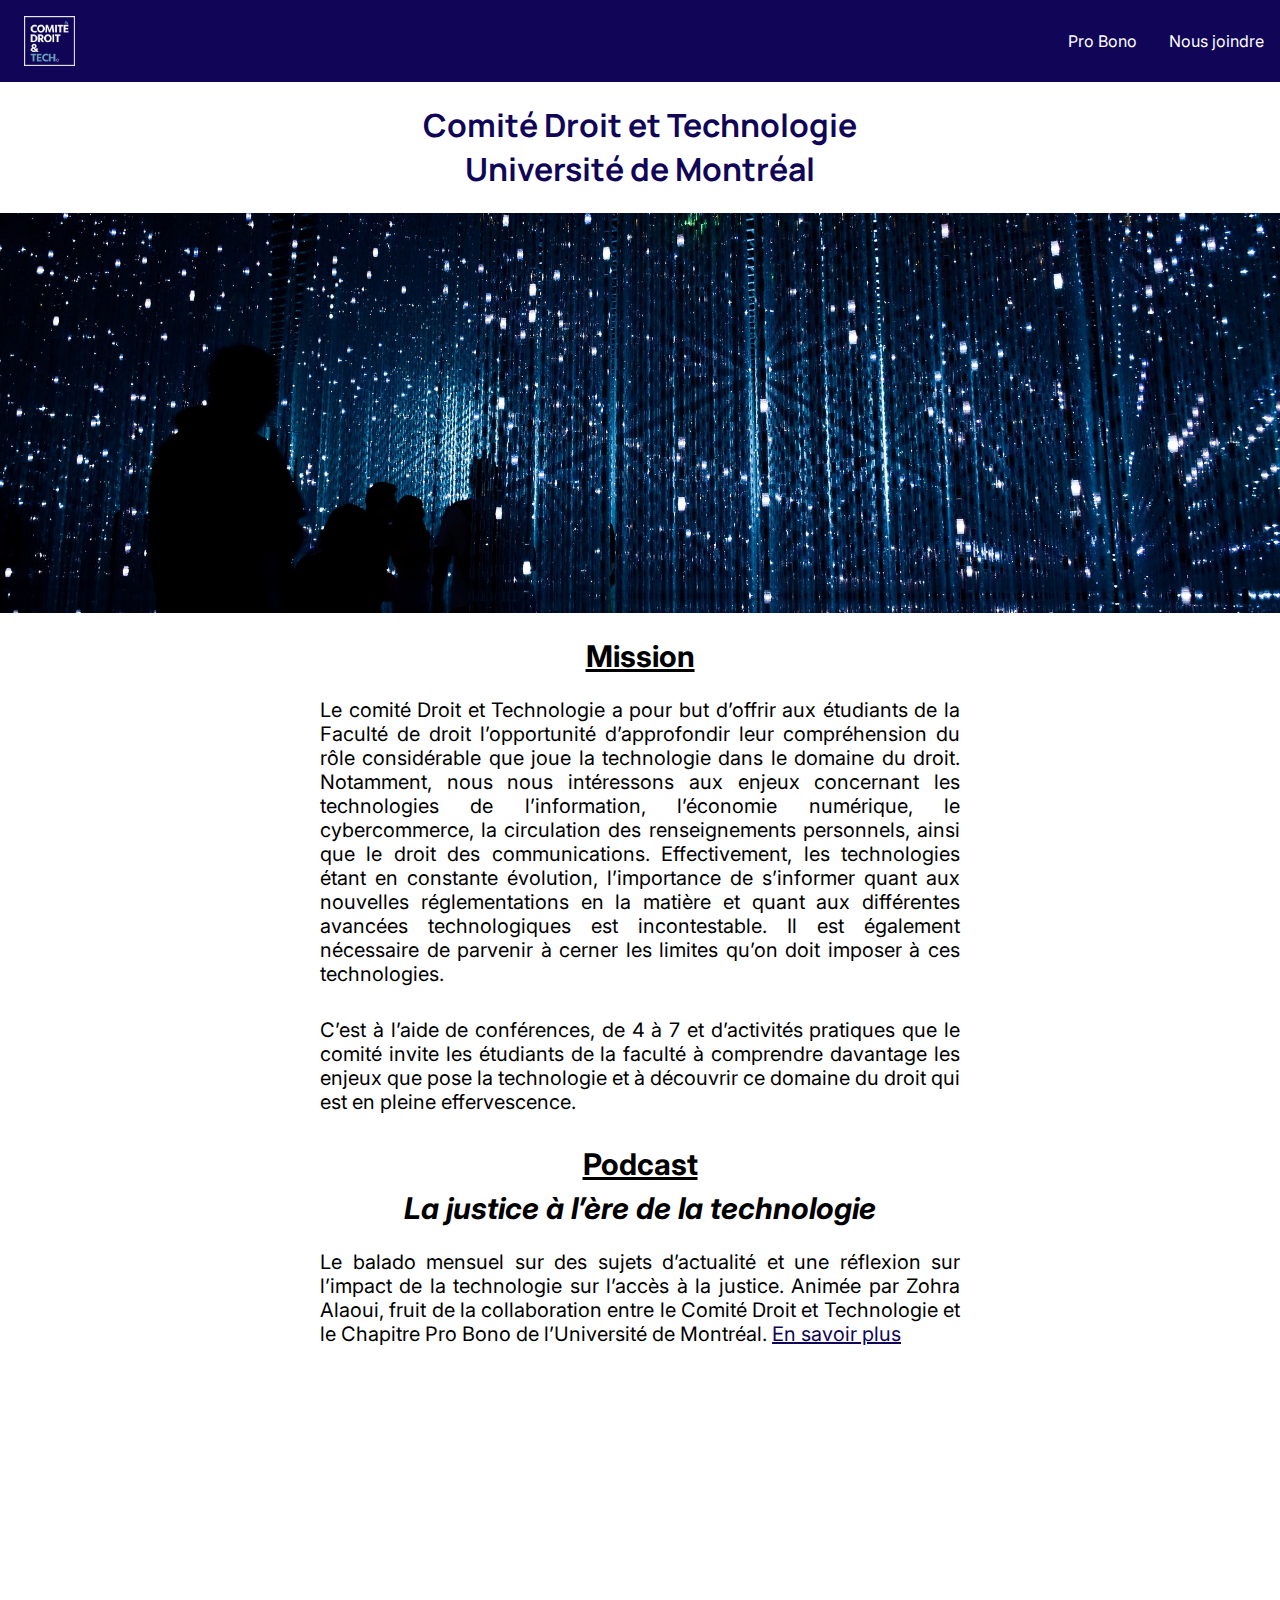
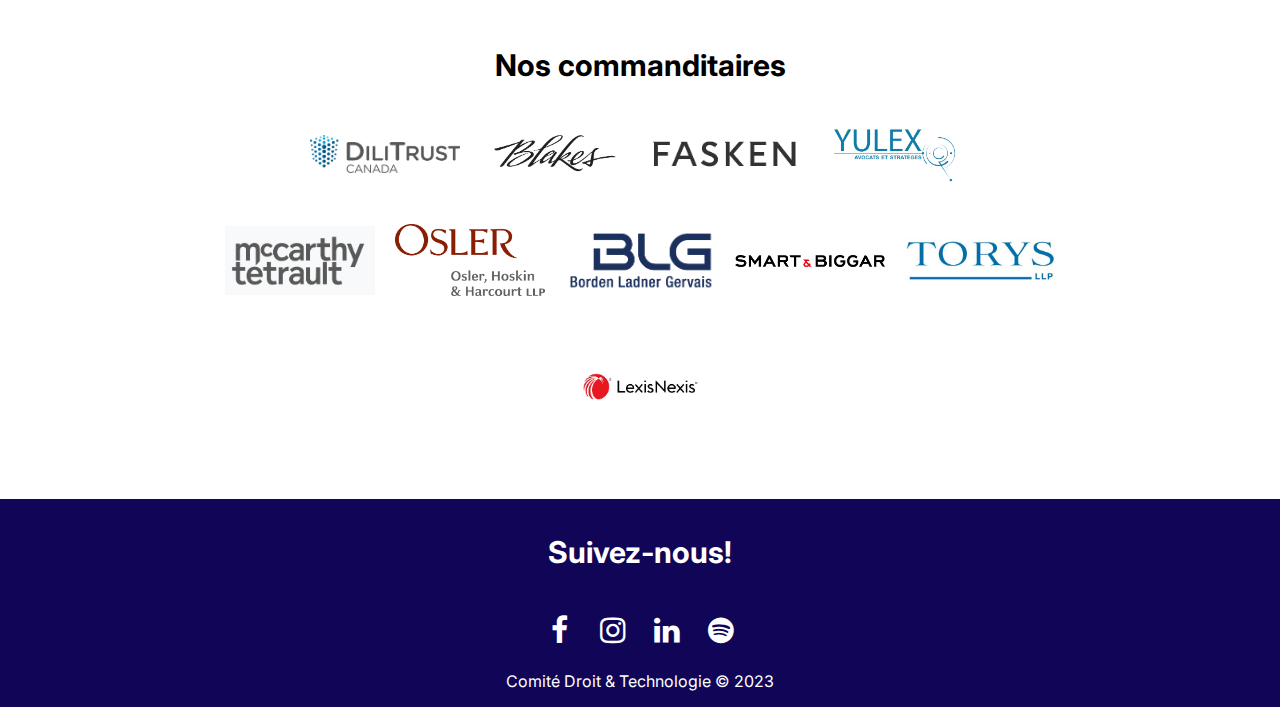
<file: index.html>
<!DOCTYPE html>
<html lang="en">
  <head>
    <meta charset="UTF-8" />
    <meta http-equiv="X-UA-Compatible" content="IE=edge" />
    <meta name="viewport" content="width=device-width, initial-scale=1.0" />
    <title>Droit &amp; Tech : Mission</title>

    <!-- Favicon -->
    <link
      rel="apple-touch-icon"
      sizes="180x180"
      href="./assets/favicon_io/apple-touch-icon.png"
    />
    <link
      rel="icon"
      type="image/png"
      sizes="32x32"
      href="./assets/favicon_io/favicon-32x32.png"
    />
    <link
      rel="icon"
      type="image/png"
      sizes="16x16"
      href="./assets/favicon_io/favicon-16x16.png"
    />

    <!-- Fonts -->
    <link rel="preconnect" href="https://fonts.googleapis.com" />
    <link rel="preconnect" href="https://fonts.gstatic.com" crossorigin />
    <link
      href="https://fonts.googleapis.com/css2?family=Manrope:wght@800&display=swap"
      rel="stylesheet"
    />
    <link
      href="https://fonts.googleapis.com/css2?family=Inter&display=swap"
      rel="stylesheet"
    />

    <!-- Stylesheets -->
    <link rel="stylesheet" href="./assets/style.css" />
    <link
      rel="stylesheet"
      href="https://cdnjs.cloudflare.com/ajax/libs/font-awesome/4.7.0/css/font-awesome.min.css"
    />
  </head>

  <body>
    <script src="script.js" defer></script>

    <nav class="navbar">
      <div class="brandname">
        <a class="logo" href="#"
          ><img src="./assets/images/border.jpg" alt="logo" />
        </a>
      </div>
      <a href="#" class="toggle">
        <span class="bar"></span>
        <span class="bar"></span>
        <span class="bar"></span>
      </a>
      <div class="links">
        <ul>
          <!--<li><a href="execs.html">Éxecutifs</a></li>-->
          <!--<li><a href="events.html">Événements</a></li>-->
          <li><a href="podcast.html">Pro Bono</a></li>
          <li><a href="mailto:comite.droit.tech@gmail.com">Nous joindre</a></li>
        </ul>
      </div>
    </nav>

    <div class="title">
      <h1>
        Comité Droit et Technologie <br />
        Université de Montréal
      </h1>
    </div>
    <div class="pic"></div>
    <div class="about" id="mission">
      <h2>Mission</h2>
      <p>
        Le comité Droit et Technologie a pour but d’offrir aux étudiants de la
        Faculté de droit l’opportunité d’approfondir leur compréhension du rôle
        considérable que joue la technologie dans le domaine du droit.
        Notamment, nous nous intéressons aux enjeux concernant les technologies
        de l’information, l’économie numérique, le cybercommerce, la circulation
        des renseignements personnels, ainsi que le droit des communications.
        Effectivement, les technologies étant en constante évolution,
        l’importance de s’informer quant aux nouvelles réglementations en la
        matière et quant aux différentes avancées technologiques est
        incontestable. Il est également nécessaire de parvenir à cerner les
        limites qu’on doit imposer à ces technologies.
      </p>
      <p>
        C’est à l’aide de conférences, de 4 à 7 et d’activités pratiques que le
        comité invite les étudiants de la faculté à comprendre davantage les
        enjeux que pose la technologie et à découvrir ce domaine du droit qui
        est en pleine effervescence.
      </p>
    </div>

    <div class="podcast" id="pmain">
      <h2 class="pmain">Podcast</h2>
      <h2 class="italic">La justice à l’ère de la technologie</h2>
      <p>
        Le balado mensuel sur des sujets d’actualité et une réflexion sur
        l’impact de la technologie sur l’accès à la justice. Animée par Zohra
        Alaoui, fruit de la collaboration entre le Comité Droit et Technologie
        et le Chapitre Pro Bono de l’Université de Montréal.
        <a class="plus" href="podcast.html">En savoir plus</a>
      </p>
    </div>

    <div class="spotify">
      <iframe
        style="border-radius: 12px"
        src="https://open.spotify.com/embed/episode/6T9RdwvQVz8DnTYKyZsezv?utm_source=generator"
        width="100%"
        height="152"
        frameborder="0"
        allowfullscreen=""
        allow="autoplay; clipboard-write; encrypted-media; fullscreen; picture-in-picture"
      ></iframe>
    </div>

    <div class="container">
        <h2 style="text-align:center">Nos commanditaires</h2>
        <div class="sponsors">
            <div class="row">
                <div class="sponsor">
                    <a href="https://www.dilitrust.com/fr_CA/">
                        <img src="./assets/images/dilitrust1.png" alt="Sponsor 1">
                    </a>
                </div>
                <div class="sponsor">
                    <a href="https://www.blakes.com/?lang=fr-ca">
                        <img src="./assets/images/blakes.jpg" alt="Sponsor 2">
                    </a>
                </div>
                <div class="sponsor">
                    <a href="https://www.fasken.com/fr">
                        <img src="./assets/images/fasken.png" alt="Sponsor 3">
                    </a>
                </div>
                <div class="sponsor">
                    <a href="https://yulex.ca">
                        <img src="./assets/images/yulex.jpg" alt="Sponsor 4">
                    </a>
                </div>
            </div>
            <div class="row">
                <div class="sponsor">
                    <a href="https://www.mccarthy.ca/fr">
                        <img src="./assets/images/mccarthy.png" alt="Sponsor 5">
                    </a>
                </div>
                <div class="sponsor">
                    <a href="https://www.osler.com/fr/accueil">
                        <img src="./assets/images/osler.png" alt="Sponsor 6">
                    </a>
                </div>
                <div class="sponsor">
                    <a href="https://www.blg.com/fr/">
                        <img src="./assets/images/blg.png" alt="Sponsor 7">
                    </a>
                </div>
                <div class="sponsor">
                    <a href="https://www.smartbiggar.ca/fr/accueil">
                        <img src="./assets/images/smart.png" alt="Sponsor 8">
                    </a>
                </div>
                <div class="sponsor">
                    <a href="https://www.torys.com/en?sc_lang=fr-CA">
                        <img src="./assets/images/torys.jpg" alt="Sponsor 8">
                    </a>
                </div>
            </div>
            <div class="row">
                <div class="sponsor">
                    <a href="https://www.lexisnexis.ca/fr-ca/home.page">
                        <img src="./assets/images/lexis.jpg" alt="Sponsor 10">
                    </a>
                </div>
            </div>
        </div>
    </div>

    <!-- Footer  -->
    <footer>
      <h2 class="follow">Suivez-nous!</h2>
      <link
        rel="stylesheet"
        href="https://cdnjs.cloudflare.com/ajax/libs/font-awesome/4.7.0/css/font-awesome.min.css"
      />
      <a
        href="https://www.facebook.com/droittechno/"
        class="fa fa-facebook"
      ></a>
      <a
        href="https://www.instagram.com/droit.techno.udem/"
        class="fa fa-instagram"
      ></a>
      <a
        href="https://www.linkedin.com/company/comite-droit-technologie/"
        class="fa fa-linkedin"
      ></a>
      <a
        href="https://open.spotify.com/show/157LDlisiQb7MdoLC1qW12?si=ad6e5fc165614a33"
        class="fa fa-spotify"
      ></a>
      <p class="copy">Comité Droit &amp; Technologie &copy; 2023</p>
    </footer>
  </body>
</html>
</file>
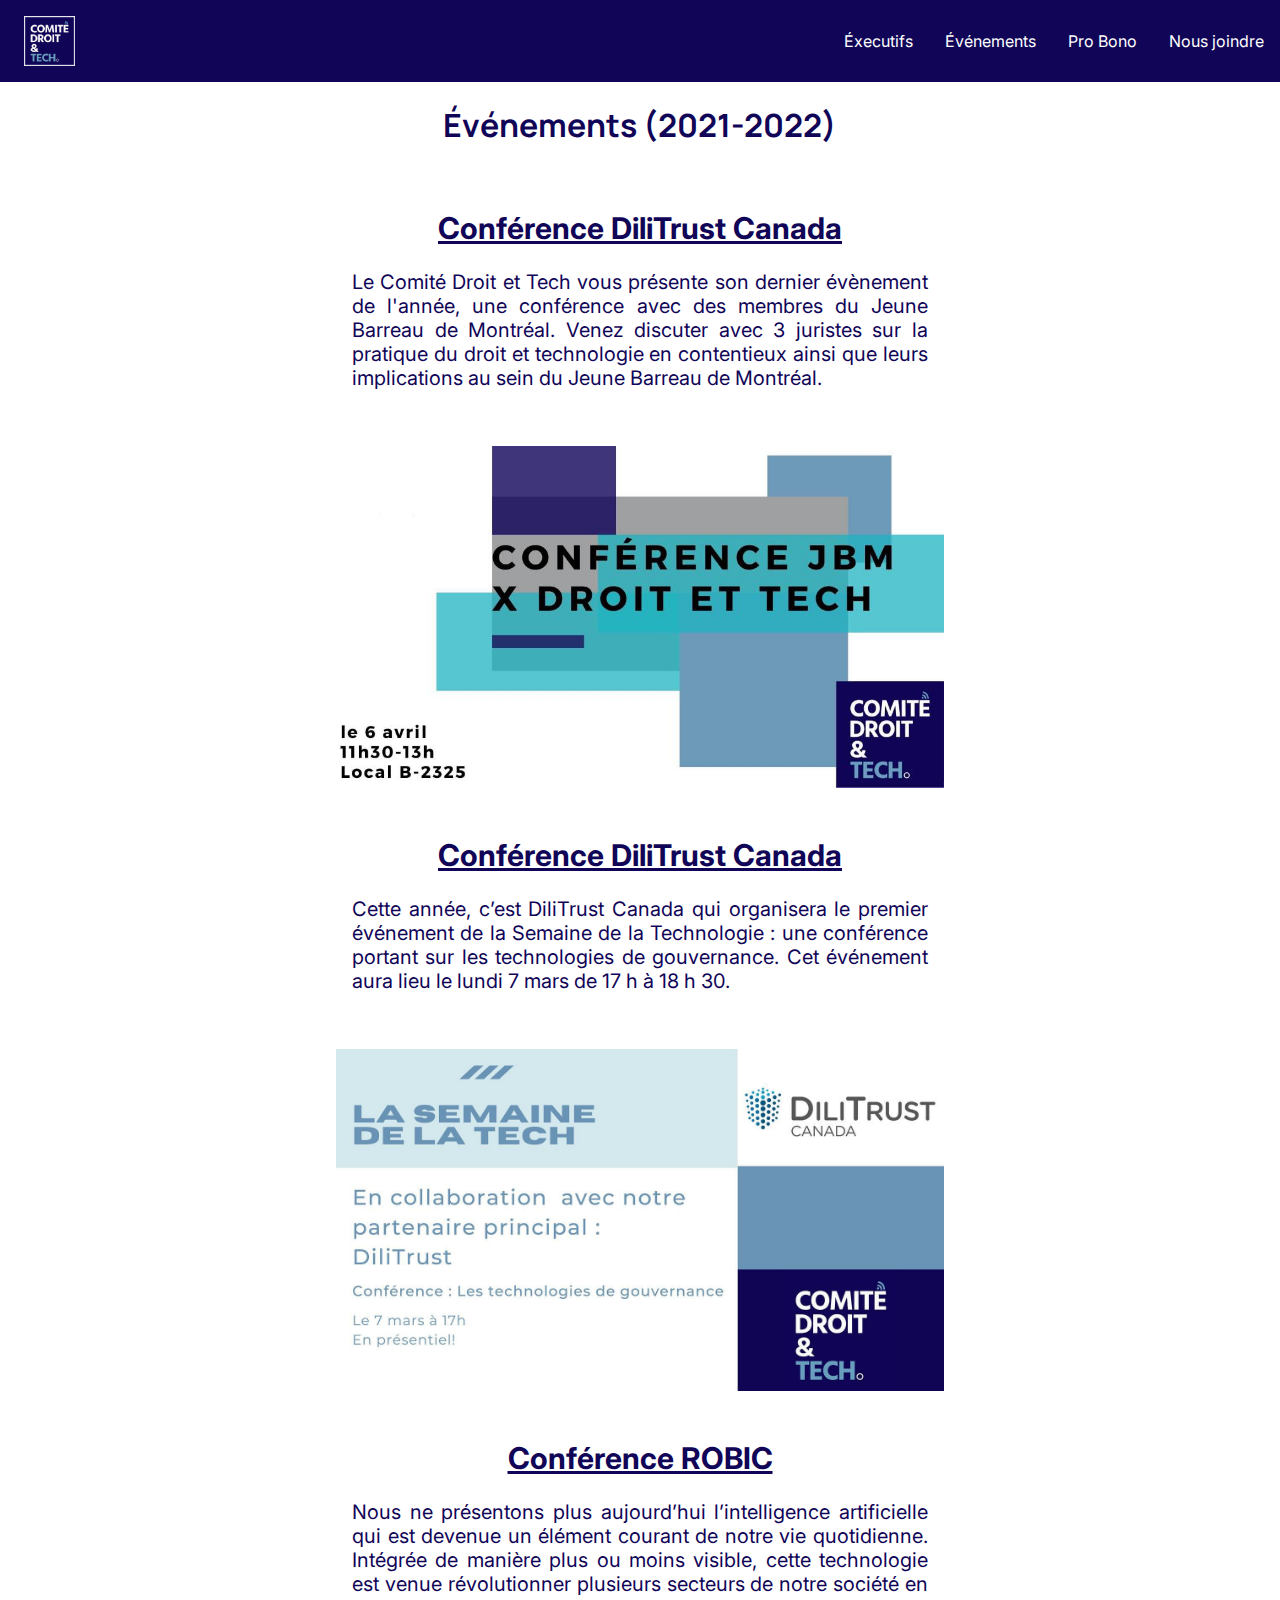
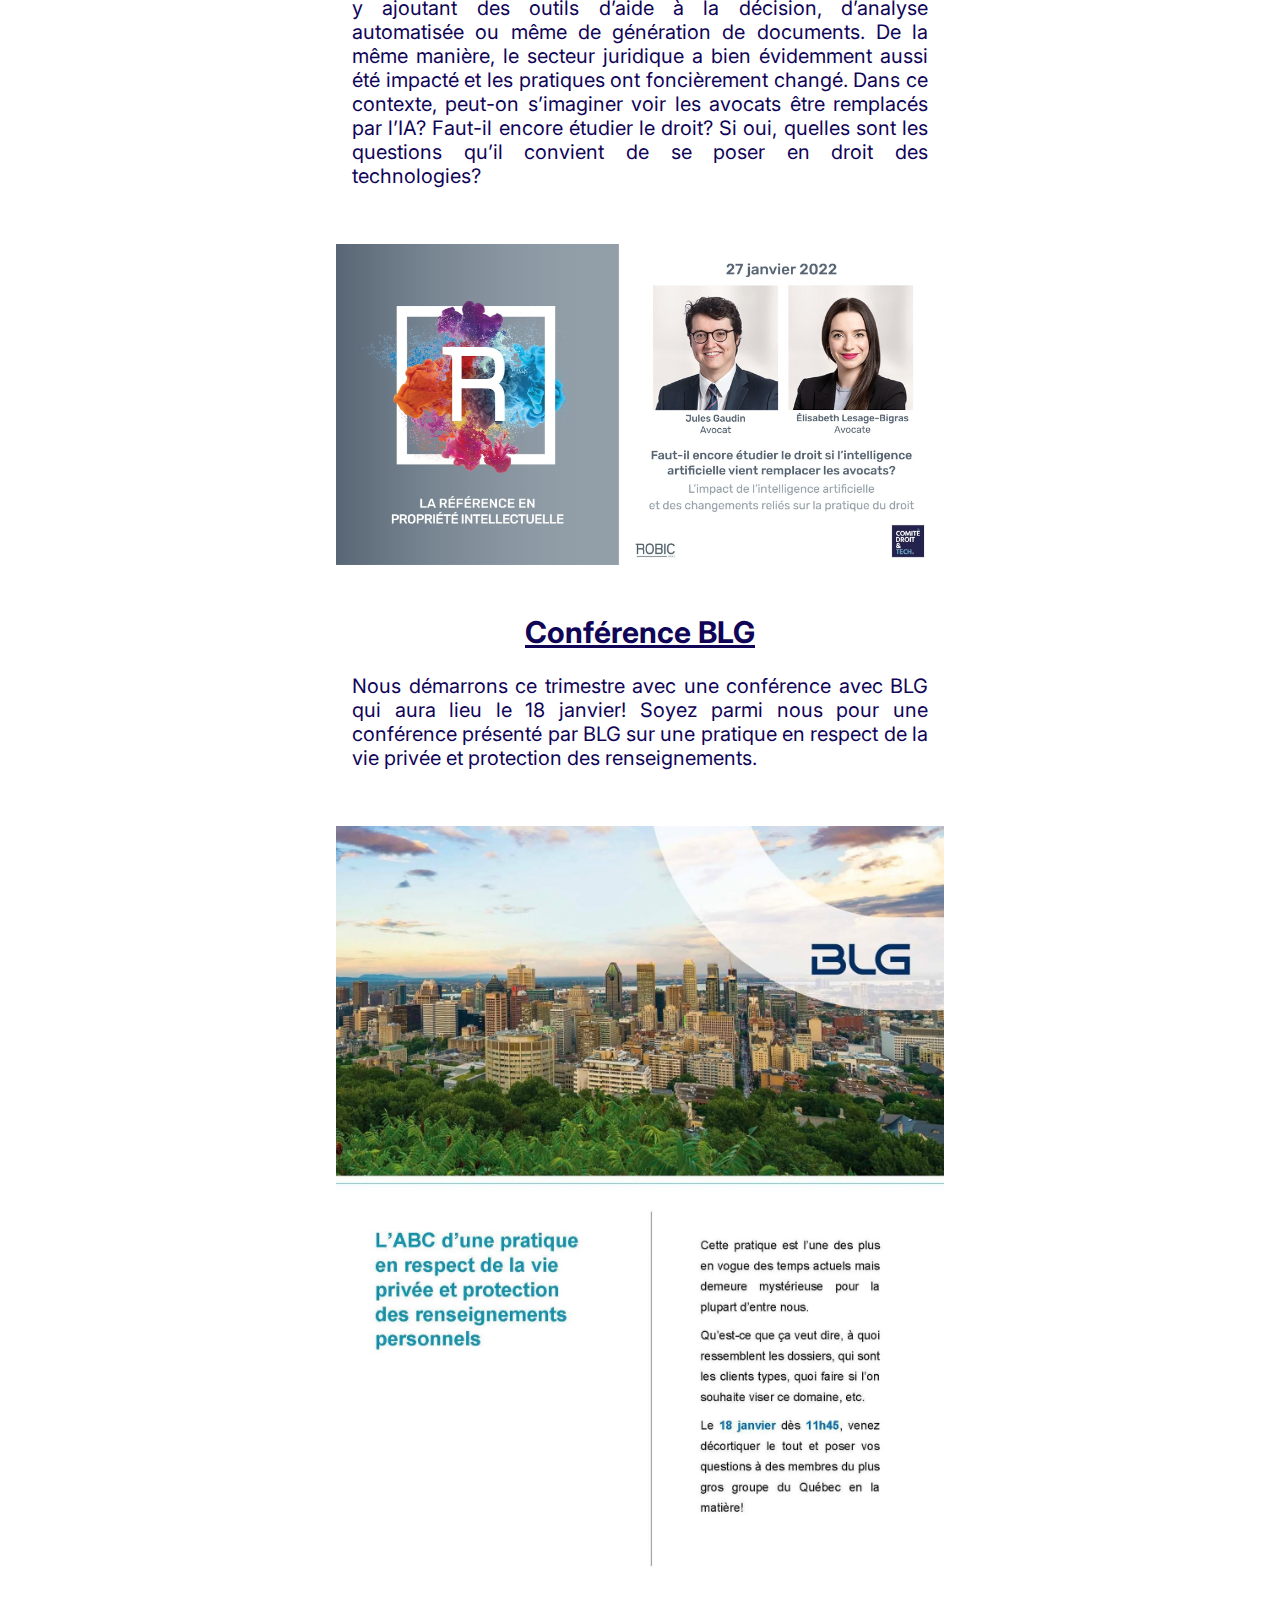
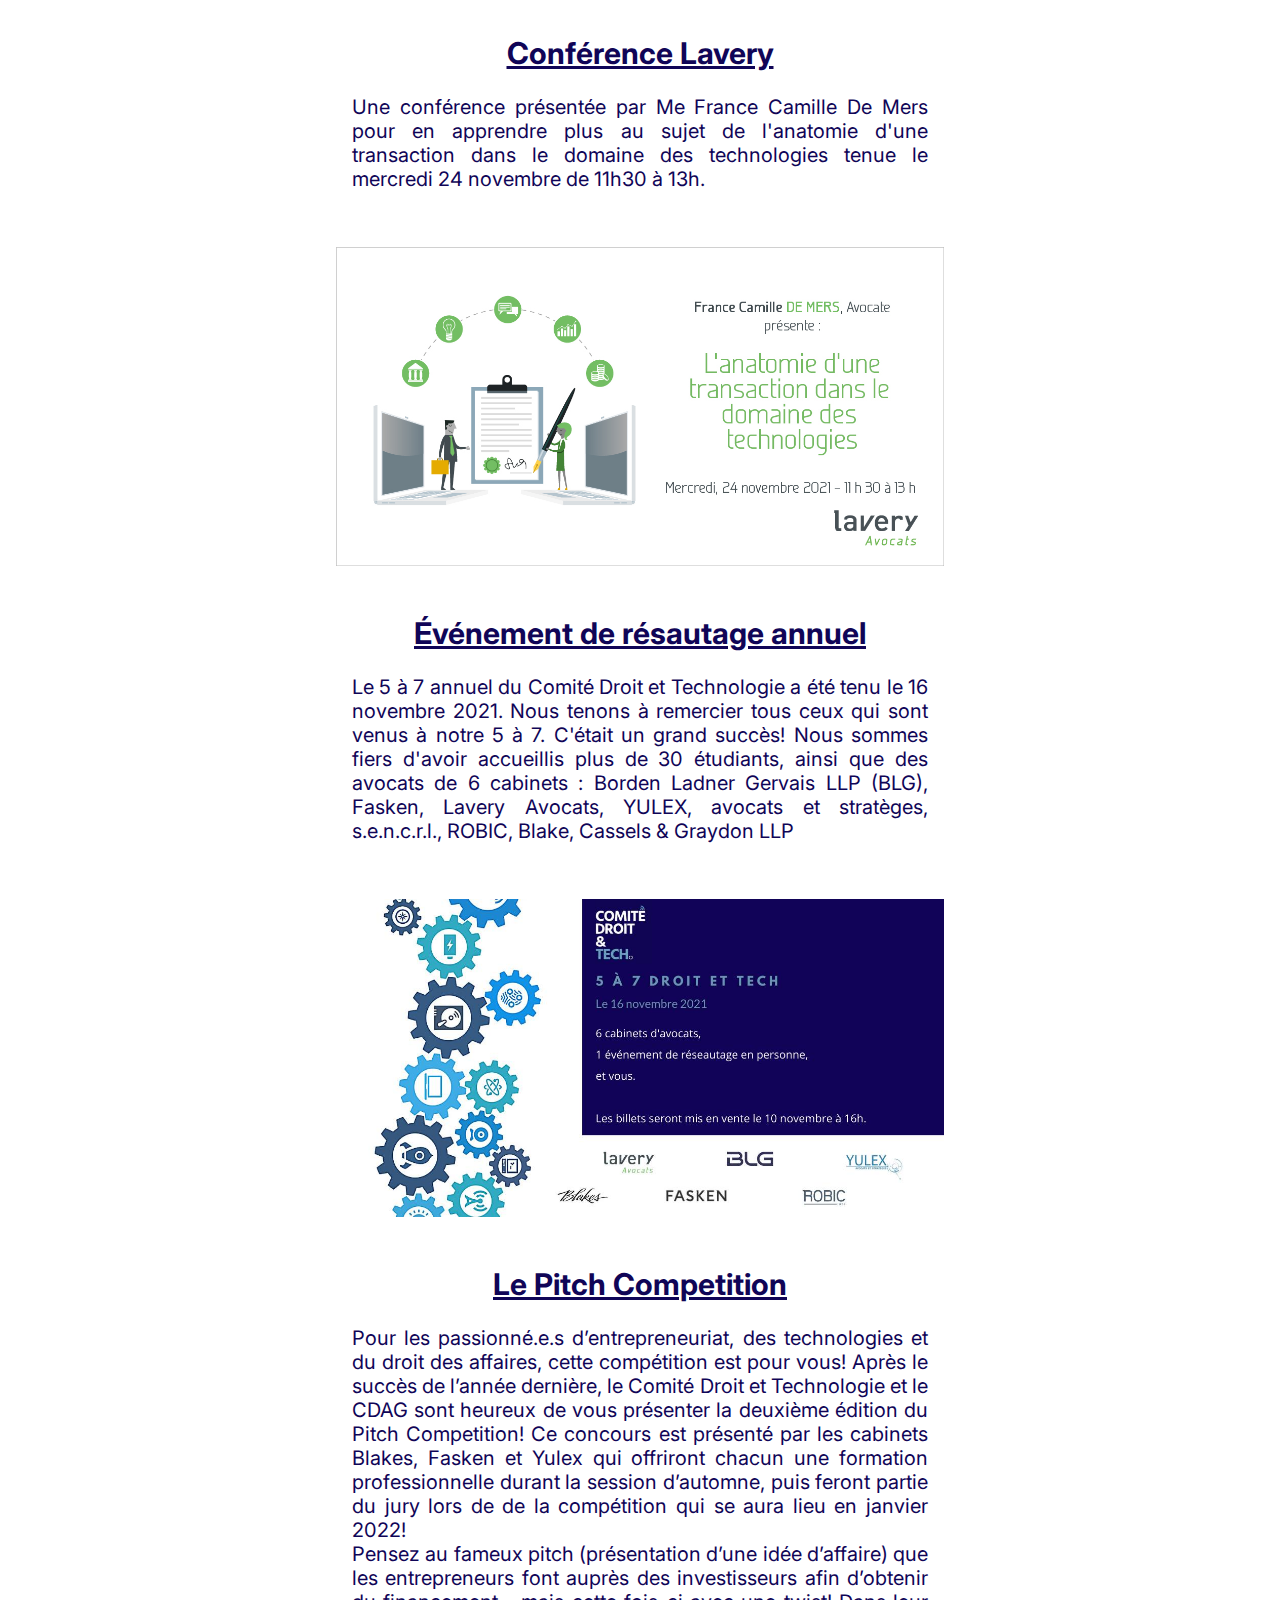
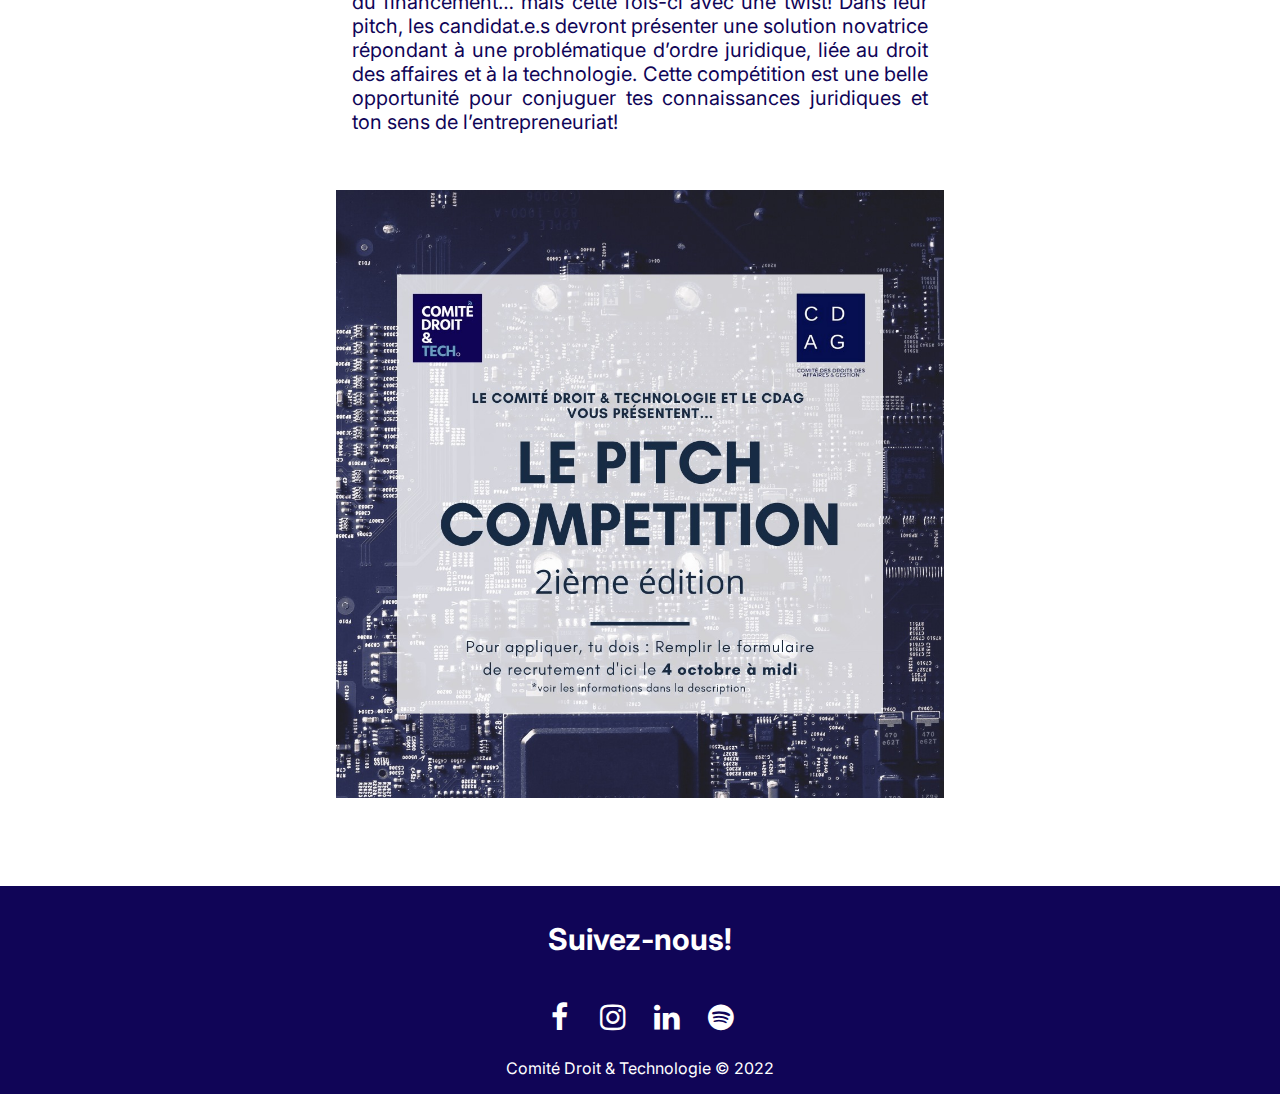
<file: events.html>
<!DOCTYPE html>
<html lang="en">
  <head>
    <link rel="preconnect" href="https://fonts.googleapis.com">
    <link rel="preconnect" href="https://fonts.gstatic.com" crossorigin>
    <link href="https://fonts.googleapis.com/css2?family=Manrope:wght@800&display=swap" rel="stylesheet">  
    <meta charset="UTF-8" />
    <meta http-equiv="X-UA-Compatible" content="IE=edge" />
    <meta name="viewport" content="width=device-width, initial-scale=1.0" />
    <title>Droit &amp; Tech : Événements </title> 
    <link rel="shortcut icon" type="image/x-icon" href="./assets/favicon_io/favicon.ico" />
    <link rel="preconnect" href="https://fonts.googleapis.com">
    <link rel="preconnect" href="https://fonts.gstatic.com" crossorigin>
    <link href="https://fonts.googleapis.com/css2?family=Inter&display=swap" rel="stylesheet">
    <link rel="stylesheet" href="./assets/style.css">
  </head>
  
  <body>
    <script src="script.js" defer></script>
    <nav class="navbar">
      <!-- navigation bar -->
      <div class="brandname">
        <a href="index.html"><img src="./assets/images/border.jpg" alt="logo"> </a>
      </div>
      <a href="#" class="toggle">
        <span class="bar"></span>
        <span class="bar"></span>
        <span class="bar"></span>
      </a>
      <div class="links">
        <ul>
          <li><a href="execs.html">Éxecutifs</a></li>
          <li><a href="events.html">Événements</a></li>
          <li><a href="podcast.html">Pro Bono</a></li>
          <li><a href="mailto:droit.tech.udem@gmail.com">Nous joindre</a></li>
        </div>
      </ul>
    </div>
    </nav>

    <div class="title">
      <h1 >Événements (2021-2022)</h1> </div>
      <div class="lists">
        <!-- Jeune Barreau -->
        <div class="about title"><h2>Conférence DiliTrust Canada</h2>
          <p>
            Le Comité Droit et Tech vous présente son dernier évènement de l'année, une conférence avec des membres du Jeune Barreau de Montréal.
            Venez discuter avec 3 juristes sur la pratique du droit et technologie en contentieux ainsi que leurs implications au sein du Jeune Barreau de Montréal.
          </p>  
        </div>
          <img class = "pic3" src="./assets/images/events/jeune barreau.jpeg" alt="jeune barreau">
          <!-- Dilitrust -->
        <div class="about title"><h2>Conférence DiliTrust Canada</h2>
          <p>
            Cette année, c’est DiliTrust Canada qui organisera le premier événement de la Semaine de la Technologie : une conférence portant sur les technologies de gouvernance. Cet événement aura lieu le lundi 7 mars de 17 h à 18 h 30.
          </p>  
        </div>
          <img class = "pic3" src="./assets/images/events/semaine.jpeg" alt="Dilitrust"> 
        
        <!-- Conférence Robic -->
        <div class="about title"><h2>Conférence ROBIC</h2>
          <p>Nous ne présentons plus aujourd’hui l’intelligence artificielle qui est devenue un élément courant de notre vie quotidienne. Intégrée de manière plus ou moins visible, cette technologie est venue révolutionner plusieurs secteurs de notre société en y ajoutant des outils d’aide à la décision, d’analyse automatisée ou même de génération de documents. De la même manière, le secteur juridique a bien évidemment aussi été impacté et les pratiques ont foncièrement changé. Dans ce contexte, peut-on s’imaginer voir les avocats être remplacés par l’IA? Faut-il encore étudier le droit? Si oui, quelles sont les questions qu’il convient de se poser en droit des technologies?</p>  
        </div>
        <img class = "pic3" src="./assets/images/events/robic.jpeg" alt="robic poseter"> 
    
        <!-- Conférence BLG -->
        <div class="about title"><h2>Conférence BLG</h2>
          <p> Nous démarrons ce trimestre avec une conférence avec BLG qui aura lieu le 18 janvier! Soyez parmi nous pour une conférence présenté par BLG sur une pratique en respect de la vie privée et protection des renseignements.
          </p>
          </div>
        <img class = "pic3" src="./assets/images/events/blg.jpeg" alt="blg"> 

            <!-- Conférence Lavery -->
        <div class="about title"><h2>Conférence Lavery</h2>
          <p>Une conférence présentée par Me France Camille De Mers pour en apprendre plus au sujet de l'anatomie d'une transaction dans le domaine des technologies tenue le mercredi 24 novembre de 11h30 à 13h.</p>
        </div>
          <img class = "pic3" src="./assets/images/events/lavery.jpeg" alt="lavery"> 

        <!-- 5à7 -->
        <div class="about title"><h2>Événement de résautage annuel</h2>
        <p>
          Le 5 à 7 annuel du Comité Droit et Technologie a été tenu le 16 novembre 2021. Nous tenons à remercier tous ceux qui sont venus à notre 5 à 7. C'était un grand succès! Nous sommes fiers d'avoir accueillis plus de 30 étudiants, ainsi que des avocats de 6 cabinets : Borden Ladner Gervais LLP (BLG),
          Fasken, Lavery Avocats, YULEX, avocats et stratèges, s.e.n.c.r.l., ROBIC, Blake, Cassels & Graydon LLP
        </p> </div>
        <img class = "pic3" src="./assets/images/events/5-7.jpeg" alt="5 à 7 annuelle"> 
        <!-- pitch -->
        <div class="about title"><h2>Le Pitch Competition</h2>
        <p>
          Pour les passionné.e.s d’entrepreneuriat, des technologies et du droit des affaires, cette compétition est pour vous! Après le succès de l’année dernière, le Comité Droit et Technologie et le CDAG sont heureux de vous présenter la deuxième édition du Pitch Competition! Ce concours est présenté par les cabinets Blakes, Fasken et Yulex qui offriront chacun une formation professionnelle durant la session d’automne, puis feront partie du jury lors de de la compétition qui se aura lieu en janvier 2022! <br>
          Pensez au fameux pitch (présentation d’une idée d’affaire) que les entrepreneurs font auprès des investisseurs afin d’obtenir du financement… mais cette fois-ci avec une twist! Dans leur pitch, les candidat.e.s devront présenter une solution novatrice répondant à une problématique d’ordre juridique, liée au droit des affaires et à la technologie. Cette compétition est une belle opportunité pour conjuguer tes connaissances juridiques et ton sens de l’entrepreneuriat!
        </p> </div>
        <img class = "pic3" src="./assets/images/events/pitch.jpeg" alt="pitch"> 

      </div>
    </body>
  <footer> 
    <h2 class="follow">Suivez-nous!</h2>
    <link rel="stylesheet" href="https://cdnjs.cloudflare.com/ajax/libs/font-awesome/4.7.0/css/font-awesome.min.css">
    <a href="https://www.facebook.com/droittechno/" class="fa fa-facebook"></a>
    <a href="https://www.instagram.com/droit.techno.udem/" class="fa fa-instagram"></a>
    <a href="https://www.linkedin.com/company/comite-droit-technologie/" class="fa fa-linkedin"></a>
    <a href="https://open.spotify.com/show/157LDlisiQb7MdoLC1qW12?si=ad6e5fc165614a33" class="fa fa-spotify"></a>
    <p class="copy">Comité Droit &amp; Technologie &copy; 2022 </p> 
  </footer>
</html>
</file>
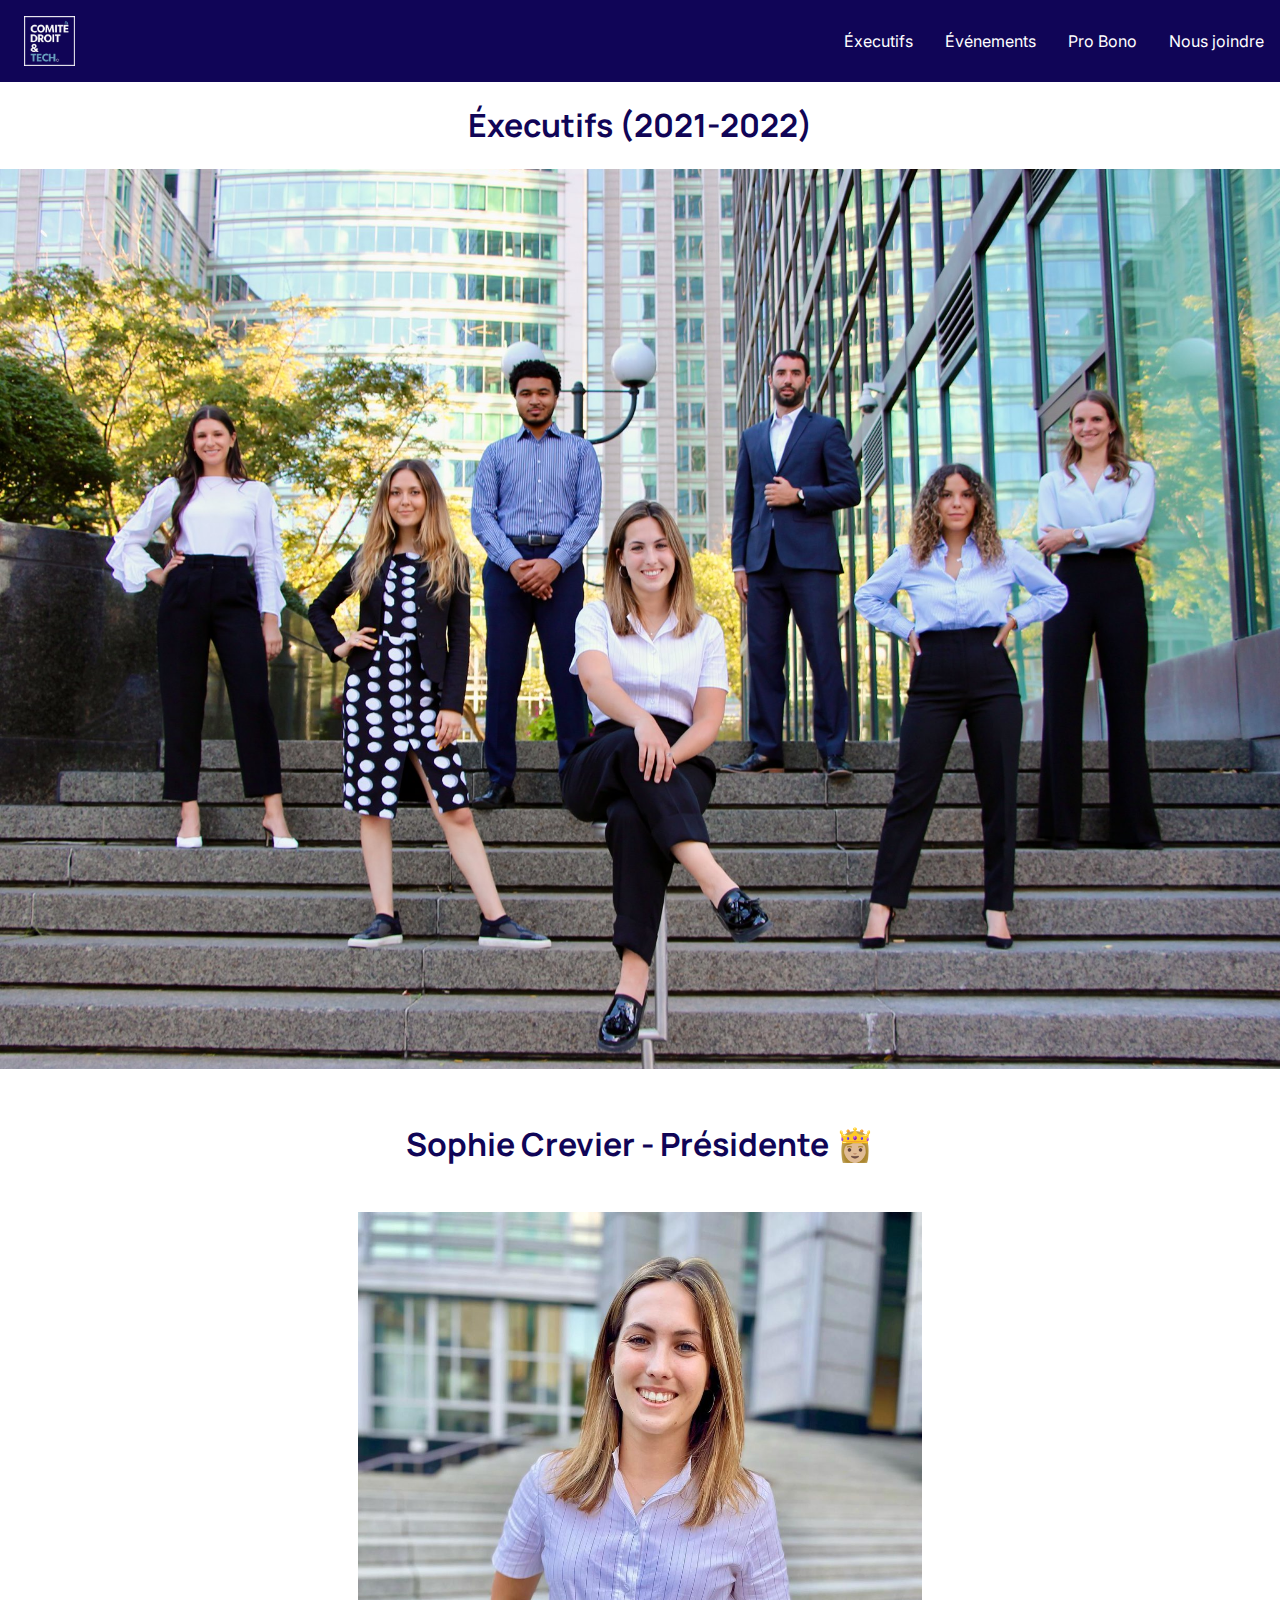
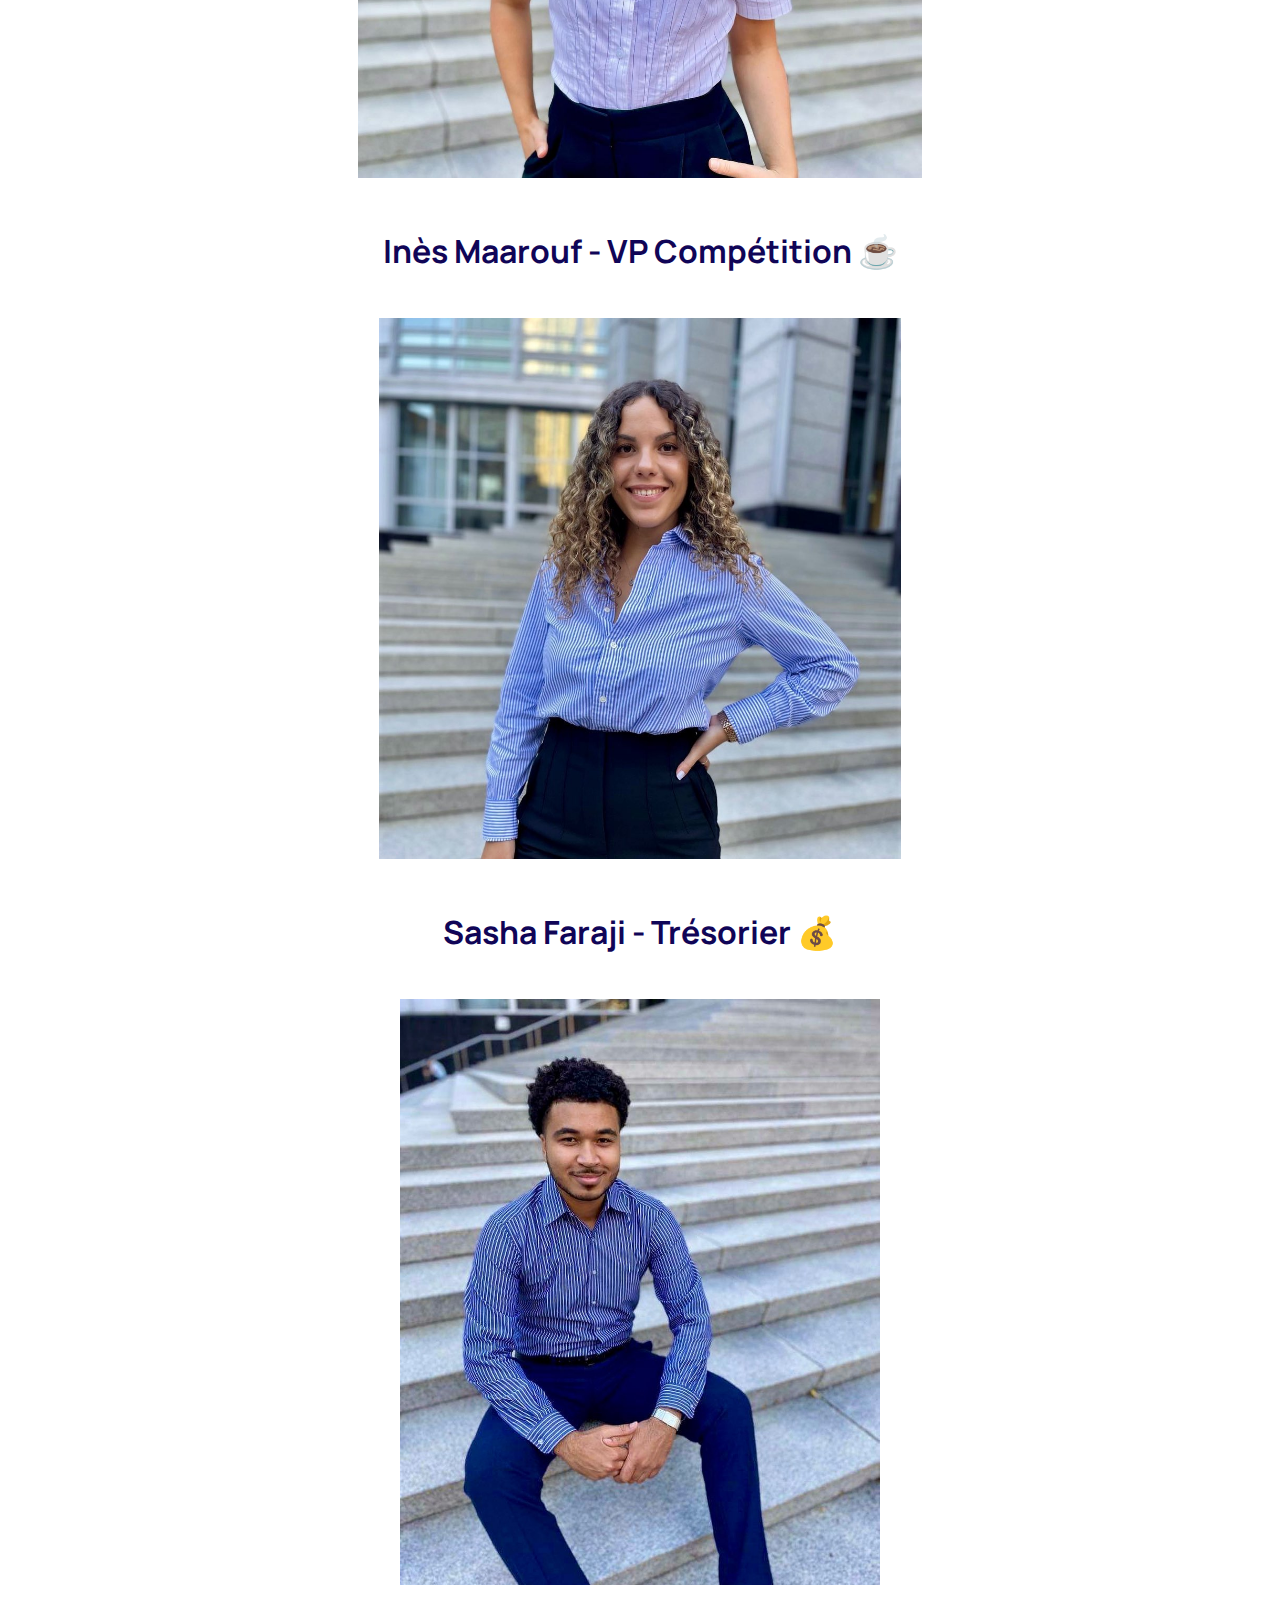
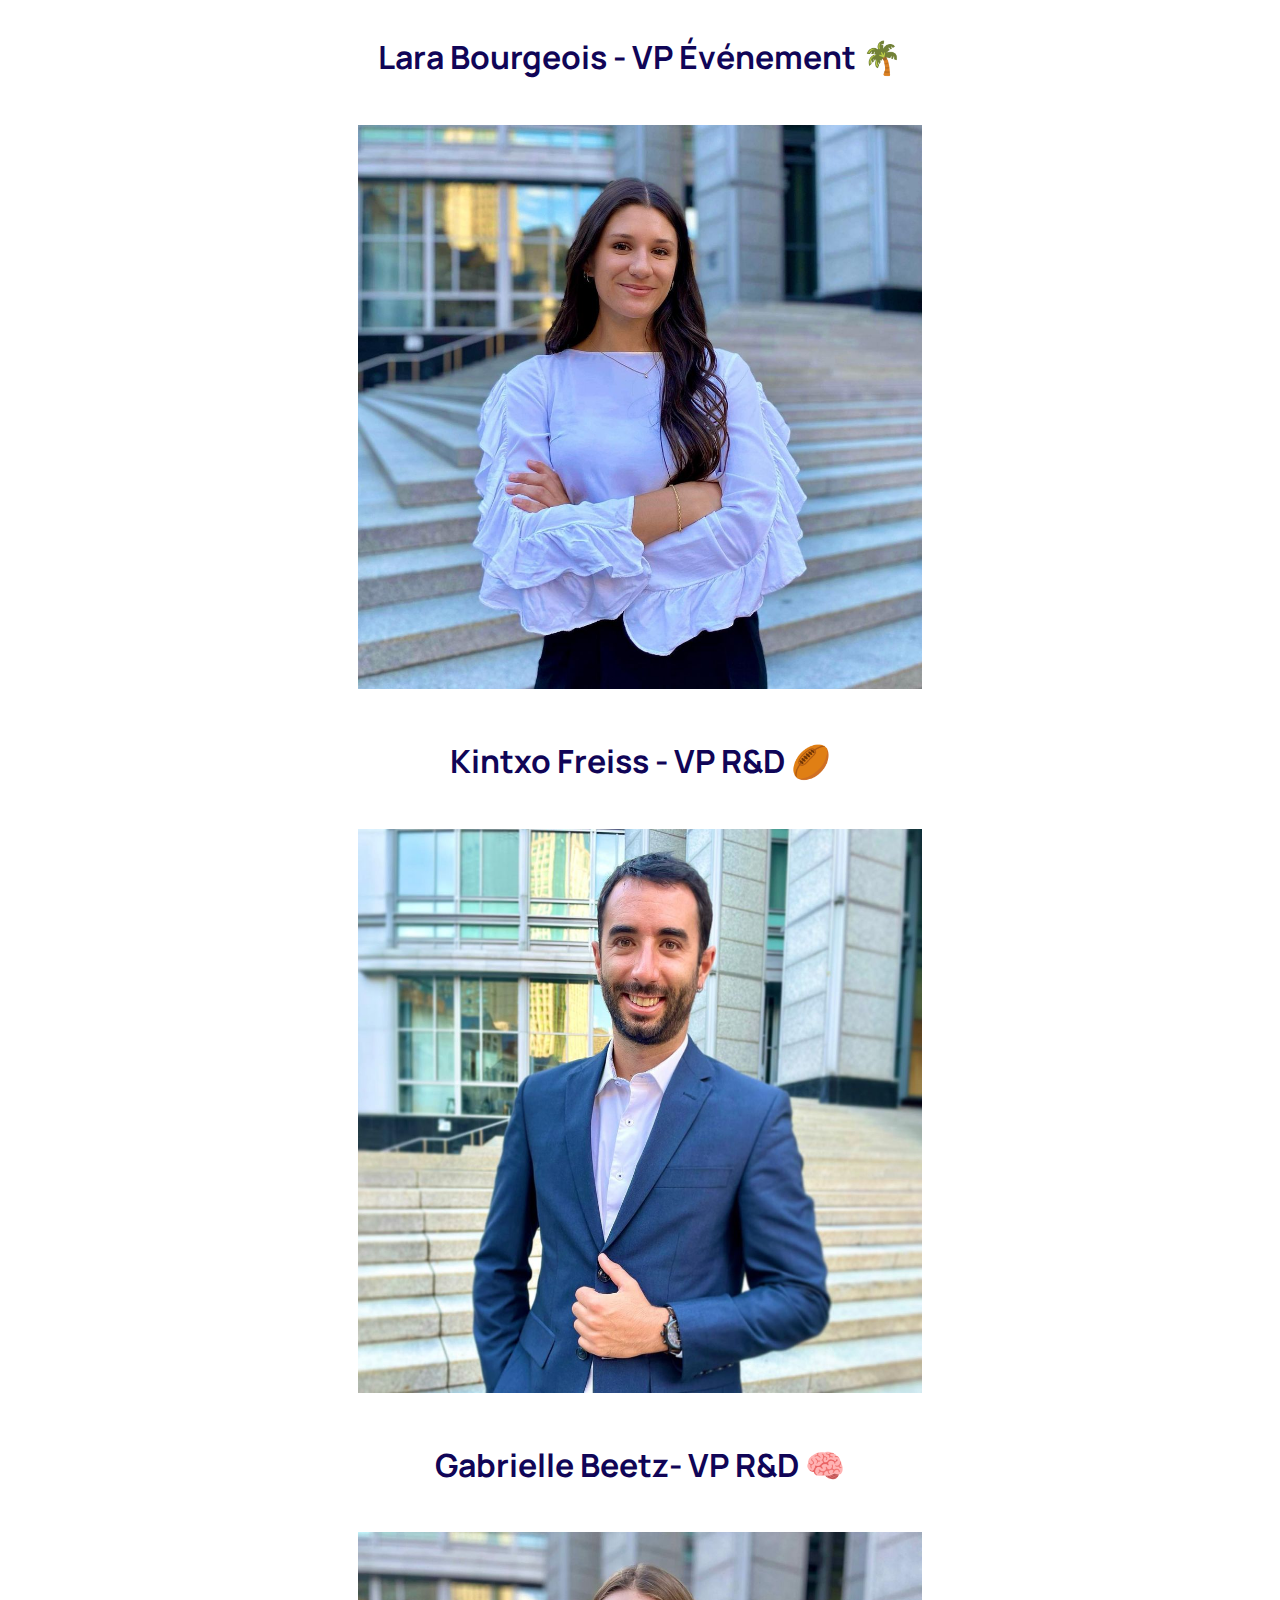
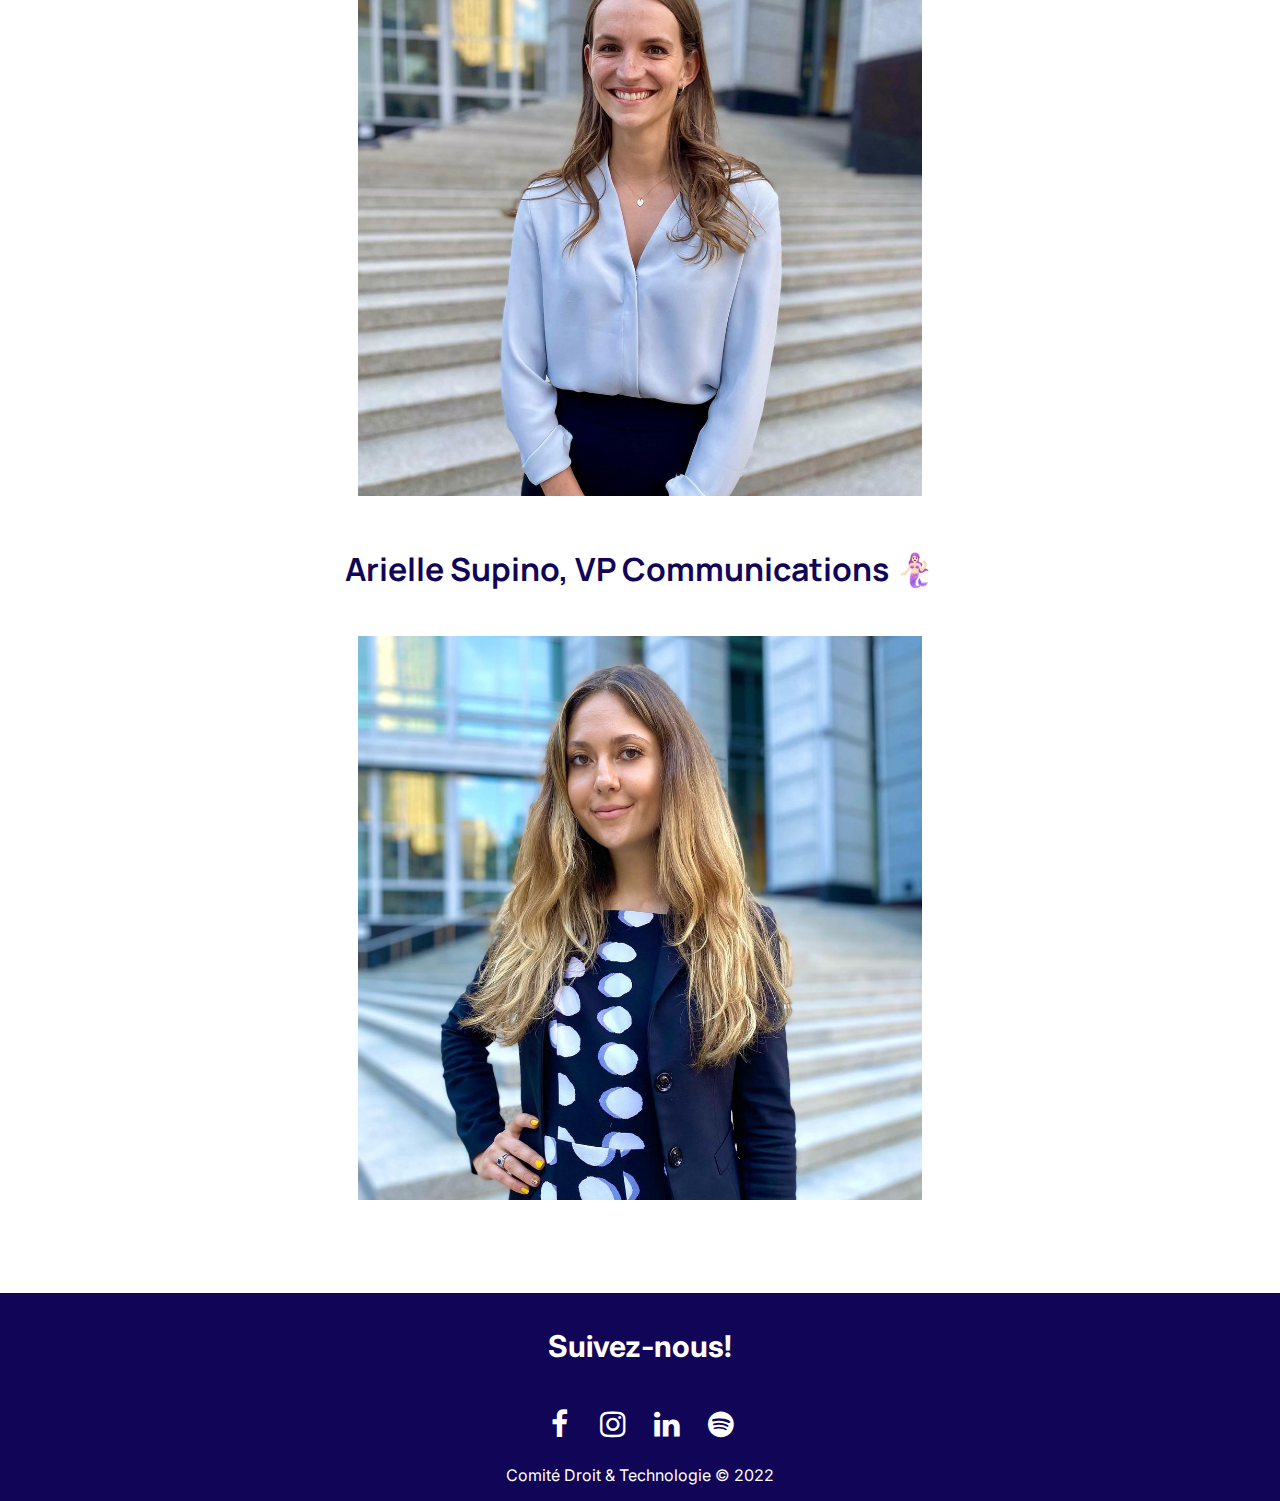
<file: execs.html>
<!DOCTYPE html>
<html lang="en">
  <head>
    <meta charset="UTF-8" />
    <meta http-equiv="X-UA-Compatible" content="IE=edge" />
    <meta name="viewport" content="width=device-width, initial-scale=1.0" />
    <title>Droit &amp; Tech : Éxecutifs</title>
    <link
      rel="shortcut icon"
      type="image/x-icon"
      href="./assets/favicon_io/favicon.ico"
    />

    <!-- Preconnects -->
    <link rel="preconnect" href="https://fonts.googleapis.com" />
    <link rel="preconnect" href="https://fonts.gstatic.com" crossorigin />

    <!-- Stylesheets -->
    <link
      href="https://fonts.googleapis.com/css2?family=Manrope:wght@800&display=swap"
      rel="stylesheet"
    />
    <link
      href="https://fonts.googleapis.com/css2?family=Inter&display=swap"
      rel="stylesheet"
    />
    <link rel="stylesheet" href="./assets/style.css" />
    <link
      rel="stylesheet"
      href="https://cdnjs.cloudflare.com/ajax/libs/font-awesome/4.7.0/css/font-awesome.min.css"
    />
  </head>

  <body>
    <script src="script.js" defer></script>

    <nav class="navbar">
      <div class="brandname">
        <a href="index.html"
          ><img src="./assets/images/border.jpg" alt="logo"
        /></a>
      </div>
      <a href="#" class="toggle">
        <span class="bar"></span>
        <span class="bar"></span>
        <span class="bar"></span>
      </a>
      <div class="links">
        <ul>
          <li><a href="execs.html">Éxecutifs</a></li>
          <li><a href="events.html">Événements</a></li>
          <li><a href="podcast.html">Pro Bono</a></li>
          <li><a href="mailto:droit.tech.udem@gmail.com">Nous joindre</a></li>
        </ul>
      </div>
    </nav>

    <div class="title">
      <h1>Éxecutifs (2021-2022)</h1>
    </div>
    <div class="pic2"></div>
    <div class="lists">
      <div class="about title">
        <h1>Sophie Crevier - Présidente 👸🏼</h1>
        <img
          class="pic3"
          src="./assets/images/execs/sophie.jpeg"
          alt="Sophie C."
        />
      </div>

      <div class="about title">
        <h1>Inès Maarouf - VP Compétition ☕️</h1>
        <img class="pic3" src="./assets/images/execs/ines.jpeg" alt="Inès M." />
      </div>

      <div class="about title">
        <h1>Sasha Faraji - Trésorier 💰</h1>
        <img
          class="pic3"
          src="./assets/images/execs/sasha.jpeg"
          alt="Sasha F."
        />
      </div>

      <div class="about title">
        <h1>Lara Bourgeois - VP Événement 🌴</h1>
        <img class="pic3" src="./assets/images/execs/lara.jpeg" alt="Lara B." />
      </div>

      <div class="about title">
        <h1>Kintxo Freiss - VP R&D 🏉</h1>
        <img class="pic3" src="./assets/images/execs/kin.jpeg" alt="Kintxo." />
      </div>

      <div class="about title">
        <h1>Gabrielle Beetz- VP R&D 🧠</h1>
        <img
          class="pic3"
          src="./assets/images/execs/gab.jpeg"
          alt="Gabrielle B."
        />
      </div>

      <div class="about title">
        <h1>Arielle Supino, VP Communications 🧜🏻‍♀️</h1>
        <img
          class="pic3"
          src="./assets/images/execs/ariel.jpeg"
          alt="Arielle B."
        />
      </div>
    </div>

    <!-- Footer  -->
    <footer>
      <h2 class="follow">Suivez-nous!</h2>
      <link
        rel="stylesheet"
        href="https://cdnjs.cloudflare.com/ajax/libs/font-awesome/4.7.0/css/font-awesome.min.css"
      />

      <a
        href="https://www.facebook.com/droittechno/"
        class="fa fa-facebook"
      ></a>
      <a
        href="https://www.instagram.com/droit.techno.udem/"
        class="fa fa-instagram"
      ></a>
      <a
        href="https://www.linkedin.com/company/comite-droit-technologie/"
        class="fa fa-linkedin"
      ></a>
      <a
        href="https://open.spotify.com/show/157LDlisiQb7MdoLC1qW12?si=ad6e5fc165614a33"
        class="fa fa-spotify"
      ></a>
      <p class="copy">Comité Droit &amp; Technologie &copy; 2022</p>
    </footer>
  </body>
</html>
</file>
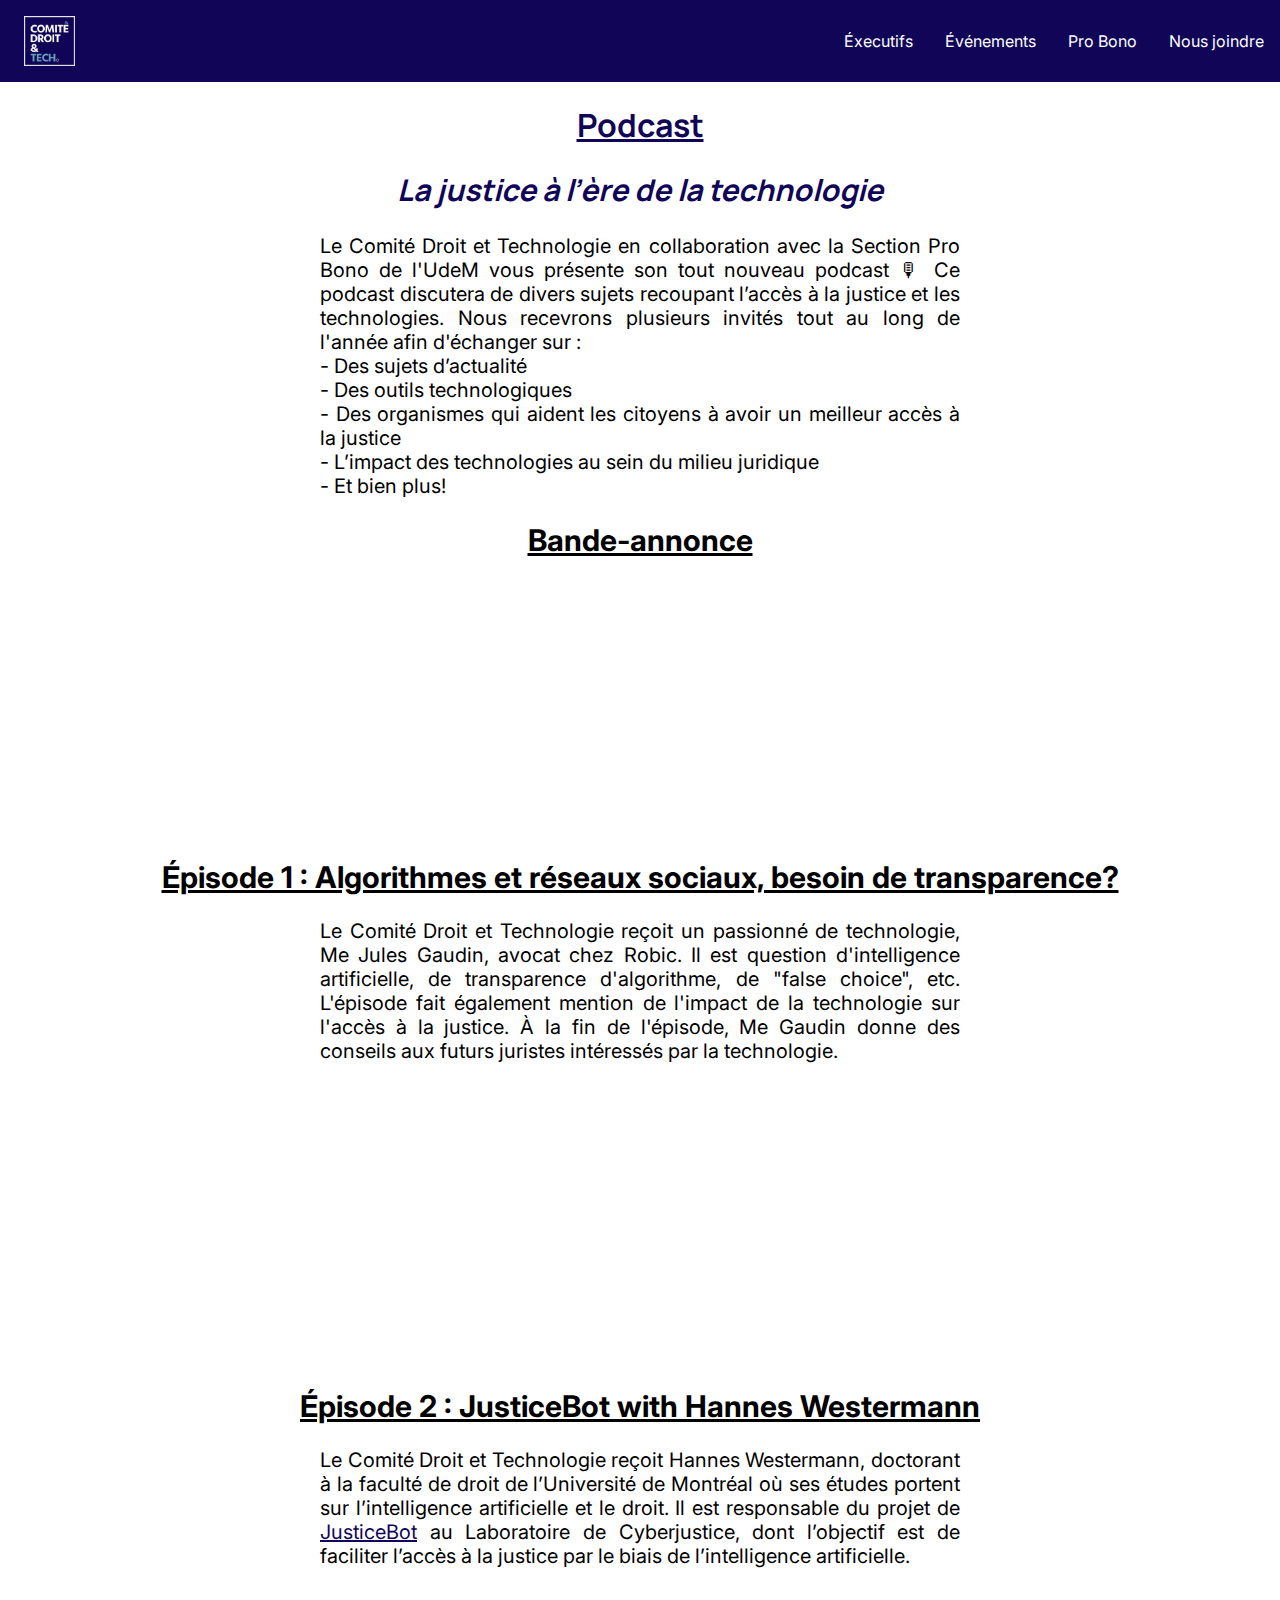
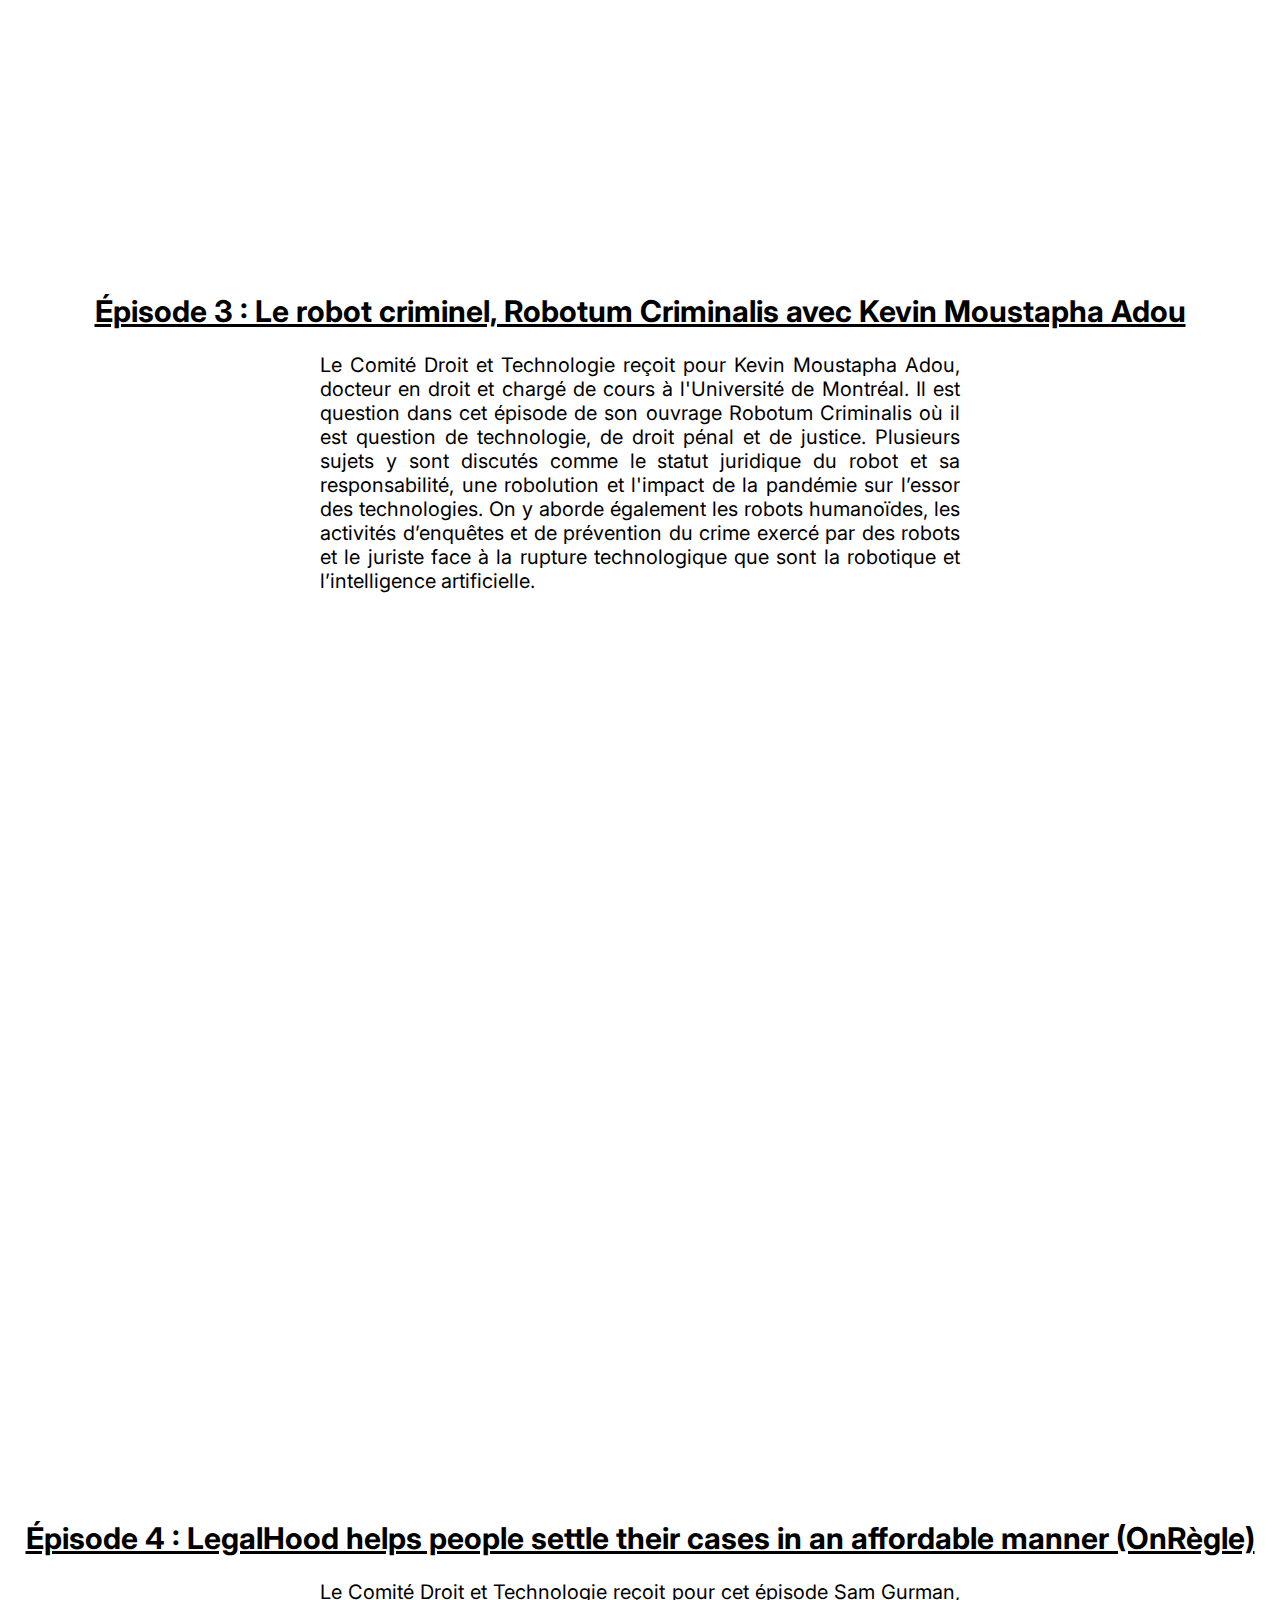
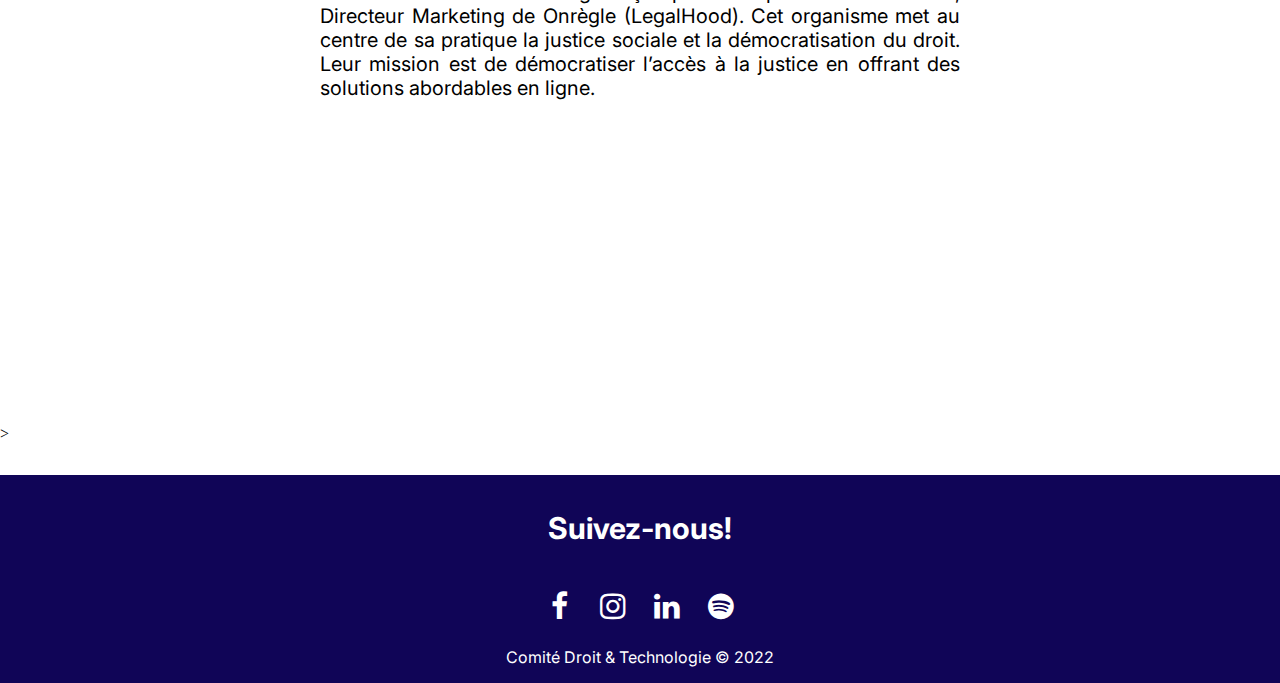
<file: podcast.html>
<!DOCTYPE html>
<html lang="en">
  <head>
    <link rel="preconnect" href="https://fonts.googleapis.com">
    <link rel="preconnect" href="https://fonts.gstatic.com" crossorigin>
    <link href="https://fonts.googleapis.com/css2?family=Manrope:wght@800&display=swap" rel="stylesheet">  
    <meta charset="UTF-8" />
    <meta http-equiv="X-UA-Compatible" content="IE=edge" />
    <meta name="viewport" content="width=device-width, initial-scale=1.0" />
    <title>Droit &amp; Tech : Podcasts </title>
    <link rel="shortcut icon" type="image/x-icon" href="./assets/favicon_io/favicon.ico" />
    <link rel="preconnect" href="https://fonts.googleapis.com">
    <link rel="preconnect" href="https://fonts.gstatic.com" crossorigin>
    <link href="https://fonts.googleapis.com/css2?family=Inter&display=swap" rel="stylesheet">
    <link rel="stylesheet" href="./assets/style.css"/>
</head>
  <body>
    <script src="script.js" defer></script>
    <nav class="navbar">
      <!-- navigation bar -->
      <div class="brandname">
        <a href="index.html"><img src="./assets/images/border.jpg" alt="logo"> </a>
      </div>
      <a href="#" class="toggle">
        <span class="bar"></span>
        <span class="bar"></span>
        <span class="bar"></span>
      </a>
      <div class="links">
        <ul>
          <li><a href="execs.html">Éxecutifs</a></li>
          <li><a href="events.html">Événements</a></li>
          <li><a href="podcast.html">Pro Bono</a></li>
          <li><a href="mailto:droit.tech.udem@gmail.com">Nous joindre</a></li>
        </div>
      </ul>
    </div>
    </nav>

    <!-- Episode list-->
    <div class="title">
      <h1 style="text-decoration: underline;">Podcast </h1>
      <h3> La justice à l’ère de la technologie </h3> </div>
      <div class="episodez">
        <p>
          Le Comité Droit et Technologie en collaboration avec la Section Pro Bono de l'UdeM vous présente son tout nouveau podcast 🎙
          Ce podcast discutera de divers sujets recoupant l’accès à la justice et les technologies. Nous recevrons plusieurs invités tout au long de l'année afin d'échanger sur : <br> 
          - Des sujets d’actualité <br>
          - Des outils technologiques <br>
          - Des organismes qui aident les citoyens à avoir un meilleur accès à la justice <br>
          - L’impact des technologies au sein du milieu juridique <br>
          - Et bien plus!</p> 
            
        <h2>Bande-annonce</h2></div>
        
        <div class="spotify"><iframe src="https://open.spotify.com/embed/episode/1rp8l9cZ2aQJKxBQZ18VQJ?utm_source=generator" width="100%" height="152" frameBorder="0" allowfullscreen="" allow="autoplay; clipboard-write; encrypted-media; fullscreen; picture-in-picture"></iframe></div>
          <div class="episodez">
            <h2>Épisode 1 : Algorithmes et réseaux sociaux, besoin de transparence?</h2>
            <p>
              Le Comité Droit et Technologie reçoit un passionné de technologie, Me Jules Gaudin, avocat chez Robic. Il est question d'intelligence artificielle, de transparence d'algorithme, de "false choice", etc. L'épisode fait également mention de l'impact de la technologie sur l'accès à la justice. À la fin de l'épisode, Me Gaudin donne des conseils aux futurs juristes intéressés par la technologie.
            </p> 
            <div class="spotify"><iframe src="https://open.spotify.com/embed/episode/5nKbBcrm02h6VBh3wjGRw5?utm_source=generator" width="100%" height="152" frameBorder="0" allowfullscreen="" allow="autoplay; clipboard-write; encrypted-media; fullscreen; picture-in-picture"></iframe></div>
            
            <h2>Épisode 2 : JusticeBot with Hannes Westermann</h2>
            <p>
              Le Comité Droit et Technologie reçoit Hannes Westermann, doctorant à la faculté de droit de l’Université de Montréal où ses études portent sur l’intelligence artificielle et le droit. Il est responsable du projet de <a class="bot" href="https://www.cyberjustice.ca/fr/projets/justicebot/">JusticeBot</a> au Laboratoire de Cyberjustice, dont l’objectif est de faciliter l’accès à la justice par le biais de l’intelligence artificielle.
            </p>
          <div class="spotify"><iframe style="border-radius:12px" src="https://open.spotify.com/embed/episode/5S344m3PH9lMHB7FRk1LBL?utm_source=generator" width="100%" height="152" frameBorder="0" allowfullscreen="" allow="autoplay; clipboard-write; encrypted-media; fullscreen; picture-in-picture"></iframe></div>
        
          <!-- Épisode 3 -->
          <h2> Épisode 3 : Le robot criminel, Robotum Criminalis avec Kevin Moustapha Adou </h2>
          <p>Le Comité Droit et Technologie reçoit pour Kevin Moustapha Adou, docteur en droit et chargé de cours à l'Université de Montréal. Il est question dans cet épisode de son ouvrage Robotum Criminalis où il est question de technologie, de droit pénal et de justice. Plusieurs sujets y sont discutés comme le statut juridique du robot et sa responsabilité, une robolution et l'impact de la pandémie sur l’essor des technologies. On y aborde également les robots humanoïdes, les activités d’enquêtes et de prévention du crime exercé par des robots et le juriste face à la rupture technologique que sont la robotique et l’intelligence artificielle.</p>
          <div class="spotify"> <iframe style="border-radius:12px" src="https://open.spotify.com/embed/episode/3BRKRHfNxgt7WuLNVLdwHT?utm_source=generator" width="100%" height="152" frameBorder="0" allowfullscreen="" allow="autoplay; clipboard-write; encrypted-media; fullscreen; picture-in-picture"></iframe> </div>
          <div class="spotify"> <iframe style="border-radius:12px" src="https://open.spotify.com/embed/episode/7sXBrCfHpWJcrALVRP96Pe?utm_source=generator" width="100%" height="152" frameBorder="0" allowfullscreen="" allow="autoplay; clipboard-write; encrypted-media; fullscreen; picture-in-picture"></iframe></div> 
          <div class="spotify"><iframe style="border-radius:12px" src="https://open.spotify.com/embed/episode/2oapc2hQg9h3tHTBu4AakJ?utm_source=generator" width="100%" height="152" frameBorder="0" allowfullscreen="" allow="autoplay; clipboard-write; encrypted-media; fullscreen; picture-in-picture"></iframe> </div>
        <!-- Épisode 4 -->
          <h2> Épisode 4 : LegalHood helps people settle their cases in an affordable manner (OnRègle) </h2>
          <p>Le Comité Droit et Technologie reçoit pour cet épisode Sam Gurman, Directeur Marketing de Onrègle (LegalHood). Cet organisme met au centre de sa pratique la justice sociale et la démocratisation du droit. Leur mission est de démocratiser l’accès à la justice en offrant des solutions abordables en ligne.</p>
          <div class="spotify"><iframe style="border-radius:12px" src="https://open.spotify.com/embed/episode/0FYklL3SySN6iJ1XMcbt1Z?utm_source=generator" width="100%" height="152" frameBorder="0" allowfullscreen="" allow="autoplay; clipboard-write; encrypted-media; fullscreen; picture-in-picture"></iframe> </div>
        </div>>
          
          <!-- Videos 
            <div class="videos">
      <div class="title">
        <h1 style="text-decoration: underline;">Vidéos</h1>
      <h3>Le saviez-vous?</h3></div>
        <h2>Épisode 1: JuridiQc</h2>
        <iframe width="560" height="315" src="https://www.youtube.com/embed/pkSEjaWM2x8" title="YouTube video player" frameborder="0" allow="accelerometer; encrypted-media; gyroscope;" allowfullscreen></iframe>       
         <h2>Épisode 2: PARLe</h2>
        <iframe src="https://www.facebook.com/plugins/video.php?height=314&href=https%3A%2F%2Fwww.facebook.com%2Fdroittechno%2Fvideos%2F578208906478310%2F&show_text=false&width=560&t=0" width="560" height="314" style="border:none;overflow:hidden" scrolling="no" frameborder="0" allowfullscreen="true" allow="autoplay; clipboard-write; encrypted-media; picture-in-picture; web-share" allowFullScreen="true" &modestbranding=1 rel=0></iframe>
        <h2>Épisode 3: Neolegal</h2>
        <iframe src="https://www.facebook.com/plugins/video.php?height=314&href=https%3A%2F%2Fwww.facebook.com%2Fdroittechno%2Fvideos%2F322225152748016%2F&show_text=false&width=560&t=0" width="560" height="314" style="border:none;overflow:hidden" scrolling="no" frameborder="0" allowfullscreen="true" allow="autoplay; clipboard-write; encrypted-media; picture-in-picture; web-share" allowFullScreen="true"></iframe>
        <h2>Épisode 4: Onrègle</h2>
        <iframe src="https://www.facebook.com/plugins/video.php?height=314&href=https%3A%2F%2Fwww.facebook.com%2Fdroittechno%2Fvideos%2F910951292799560%2F&show_text=false&width=560&t=0" width="560" height="314" style="border:none;overflow:hidden" scrolling="no" frameborder="0" allowfullscreen="true" allow="autoplay; clipboard-write; encrypted-media; picture-in-picture; web-share" allowFullScreen="true"></iframe>
      </div> -->
    </body>
  <footer> 
    <h2 class="follow">Suivez-nous!</h2>
    <link rel="stylesheet" href="https://cdnjs.cloudflare.com/ajax/libs/font-awesome/4.7.0/css/font-awesome.min.css">
    <a href="https://www.facebook.com/droittechno/" class="fa fa-facebook"></a>
    <a href="https://www.instagram.com/droit.techno.udem/" class="fa fa-instagram"></a>
    <a href="https://www.linkedin.com/company/comite-droit-technologie/" class="fa fa-linkedin"></a>
    <a href="https://open.spotify.com/show/157LDlisiQb7MdoLC1qW12?si=ad6e5fc165614a33" class="fa fa-spotify"></a>
    <p class="copy">Comité Droit &amp; Technologie &copy; 2022 </p> 
  </footer>
</html>
</file>
<file: assets/style.css>
.title {
  font-family: "Manrope", sans-serif;
  color: #100557;
}
.pic {
  background-image: url("./images/back.jpg");
  background-color: #cccccc;
  height: 400px;
  background-position: center;
  background-repeat: no-repeat;
  background-size: cover;
}
.pic2 {
  background-image: url("./images/execs/group.jpeg");
  background-color: #cccccc;
  height: 900px;

  background-position: center;
  background-repeat: no-repeat;
  background-size: cover;
}
.pic3 {
  margin: 1.5rem;
  max-width: 100%;
  height: auto;
}

/* new */
.center {
  display: block;
  margin: auto;
  margin-top: 1rem;
  width: 50%;
  max-width: 400px;
}

.row {
    display: flex;
    justify-content: center;
    margin: 10px 0;
}

.sponsor {
    width: 25%; /* Four sponsors per row on desktop */
    max-width: 150px; /* Set a max width for larger screens */
    display: flex;
    align-items: center;
    justify-content: center;
    background-color: white;
    margin: 10px;
}

.sponsor a {
    display: block;
    text-decoration: none;
}

.sponsor img {
    max-width: 100%;
    max-height: 100%;
}

/* Media query to adjust the layout for mobile screens */
@media (max-width: 600px) {
    .sponsor {
        width: 100%; /* Full width for one sponsor per row on mobile */
    }
}

@media (min-width: 800px) {
  .pic3 {
    max-width: 50%;
  }
}
@media (max-width: 1000px) {
  .pic2 {
    height: 400px;
  }
}
/* .about {
    background-color: #689fbd;
  } */
footer {
  background-color: #100557;
  color: white;
  align-items: center;
  text-align: center;
  margin-top: 2rem;
  position: absolute;
  width: 100%;
}

.lists {
  margin: 1rem;
  padding: 1rem;
  display: flex;
  align-items: center;
  flex-direction: column;
}
h2,
p {
  font-family: "Inter", sans-serif;
}
.about h2 {
  text-align: center;
  margin-bottom: 0rem;
  text-decoration: underline;
}
.about p {
  margin: 5rem;
  margin-top: 1.5rem;
  margin-bottom: 2rem;
  text-align: justify;
}
.podcast h2 {
  text-align: center;
  margin-bottom: 0px;
}
.podcast p {
  margin: 5rem;
  margin-top: 1.5rem;
  text-align: justify;
  margin-bottom: 0px;
}
.italic {
  padding: 0px;
  margin: 0px;
  margin-top: 0.5rem;
  font-style: italic;
}
.pmain {
  text-decoration: underline;
}
.spotify {
  margin: 3rem;
  margin-top: 0px;
  padding: 3rem;
}
.podcast a {
  color: #100557;
}
.podcast a:hover {
  color: #689fbd;
}
@media (max-width: 600px) {
  .about p {
    margin: 2rem;
  }
  .podcast p {
    margin: 2rem;
  }
  .spotify {
    margin: 1rem;
    padding: 1rem;
  }
}

/* make it so that text is inside a container when the screen size is bigger than a certain size */
@media (min-width: 800px) {
  .about p,
  .podcast p,
  .spotify {
    margin-left: 10rem;
    margin-right: 10rem;
    font-size: 18px;
  }
}

@media (min-width: 1200px) {
  .about p,
  .podcast p,
  .spotify {
    margin-left: 20rem;
    margin-right: 20rem;
    font-size: 20px;
  }
  h2 {
    font-size: 30px;
  }
}
* {
  box-sizing: border-box;
}
html {
  scroll-behavior: smooth;
}

body {
  margin: 0px;
  padding: 0px;
  overflow: auto;
  background-color: white;
}
.navbar {
  display: flex;
  justify-content: space-between;
  align-items: center;
  background-color: #100557;
  color: white;
}
.brandname {
  font-size: 1rem;
  margin: 1rem;
  margin-left: 1.5rem;
}

.links ul {
  margin: 0px;
  padding: 0px;
  display: flex;
}
.links li {
  list-style: none;
}
.links li a {
  color: white;
  text-decoration: none;
  padding: 1rem;
  display: block;
  font-family: "Inter", sans-serif;
}
.links li :hover {
  background-color: #689fbd;
  text-decoration: underline;
  /* color: #100557; */
}
.toggle {
  position: absolute;
  top: 2rem;
  right: 1.5rem;
  display: none;
  flex-direction: column;
  justify-content: space-between;
  width: 30px;
  height: 21px;
}
.toggle .bar {
  height: 3px;
  width: 100%;
  background-color: white;
  border-radius: 10px;
}

@media (max-width: 600px) {
  .toggle {
    /* display: flex block; */
    display: flex;
  }
  .links {
    display: none;
    width: 100%;
  }
  .navbar {
    flex-direction: column;
    align-items: flex-start;
  }
  .links ul {
    width: 100%;
    flex-direction: column;
  }
}
.links li {
  text-align: center;
}
.links li a {
  padding: 0.5rem 1rem;
}
.links.active {
  display: flex;
}
.navbar img {
  height: 50px;
  /* put value of image height as your need */
  float: left;
  margin-right: 7px;
  /* border-radius: 5px;
    border-color: white; */
}
.title {
  text-align: center;
}
.title h3 {
  margin: 0px;
  font-size: 30px;
  font-style: italic;
}
.episodez h2 {
  text-align: center;
  margin: 0;
  text-decoration: underline;
}
.episodez p {
  margin: 1.5rem;
  text-align: justify;
}

@media (max-width: 600px) {
  .episodez p {
    margin: 2rem;
  }
  /* .spotify {
      margin: 1rem;
      padding: 1rem;
    } */
}

@media (min-width: 800px) {
  .episodez p {
    margin-left: 10rem;
    margin-right: 10rem;
    font-size: 18px;
  }
}
@media (min-width: 1200px) {
  .episodez p {
    margin-left: 20rem;
    margin-right: 20rem;
    font-size: 20px;
  }
}
.videos h2 {
  text-align: center;
  text-decoration: underline;
}
.videos {
  display: grid;
  place-items: center;
}
@media (max-width: 600px) {
  .videos iframe {
    width: 373px;
    height: 210px;
  }
}
.bot {
  color: #100557;
}
.bot:hover {
  color: #689fbd;
}

footer .fa {
  padding: 10px;
  font-size: 30px;
  width: 50px;
  text-align: center;
  text-decoration: none;
  color: white;
}

/* hover effect if you want */
footer .fa:hover {
  color: #689fbd;
}
footer .follow {
  padding: 10px;
}
</file>
